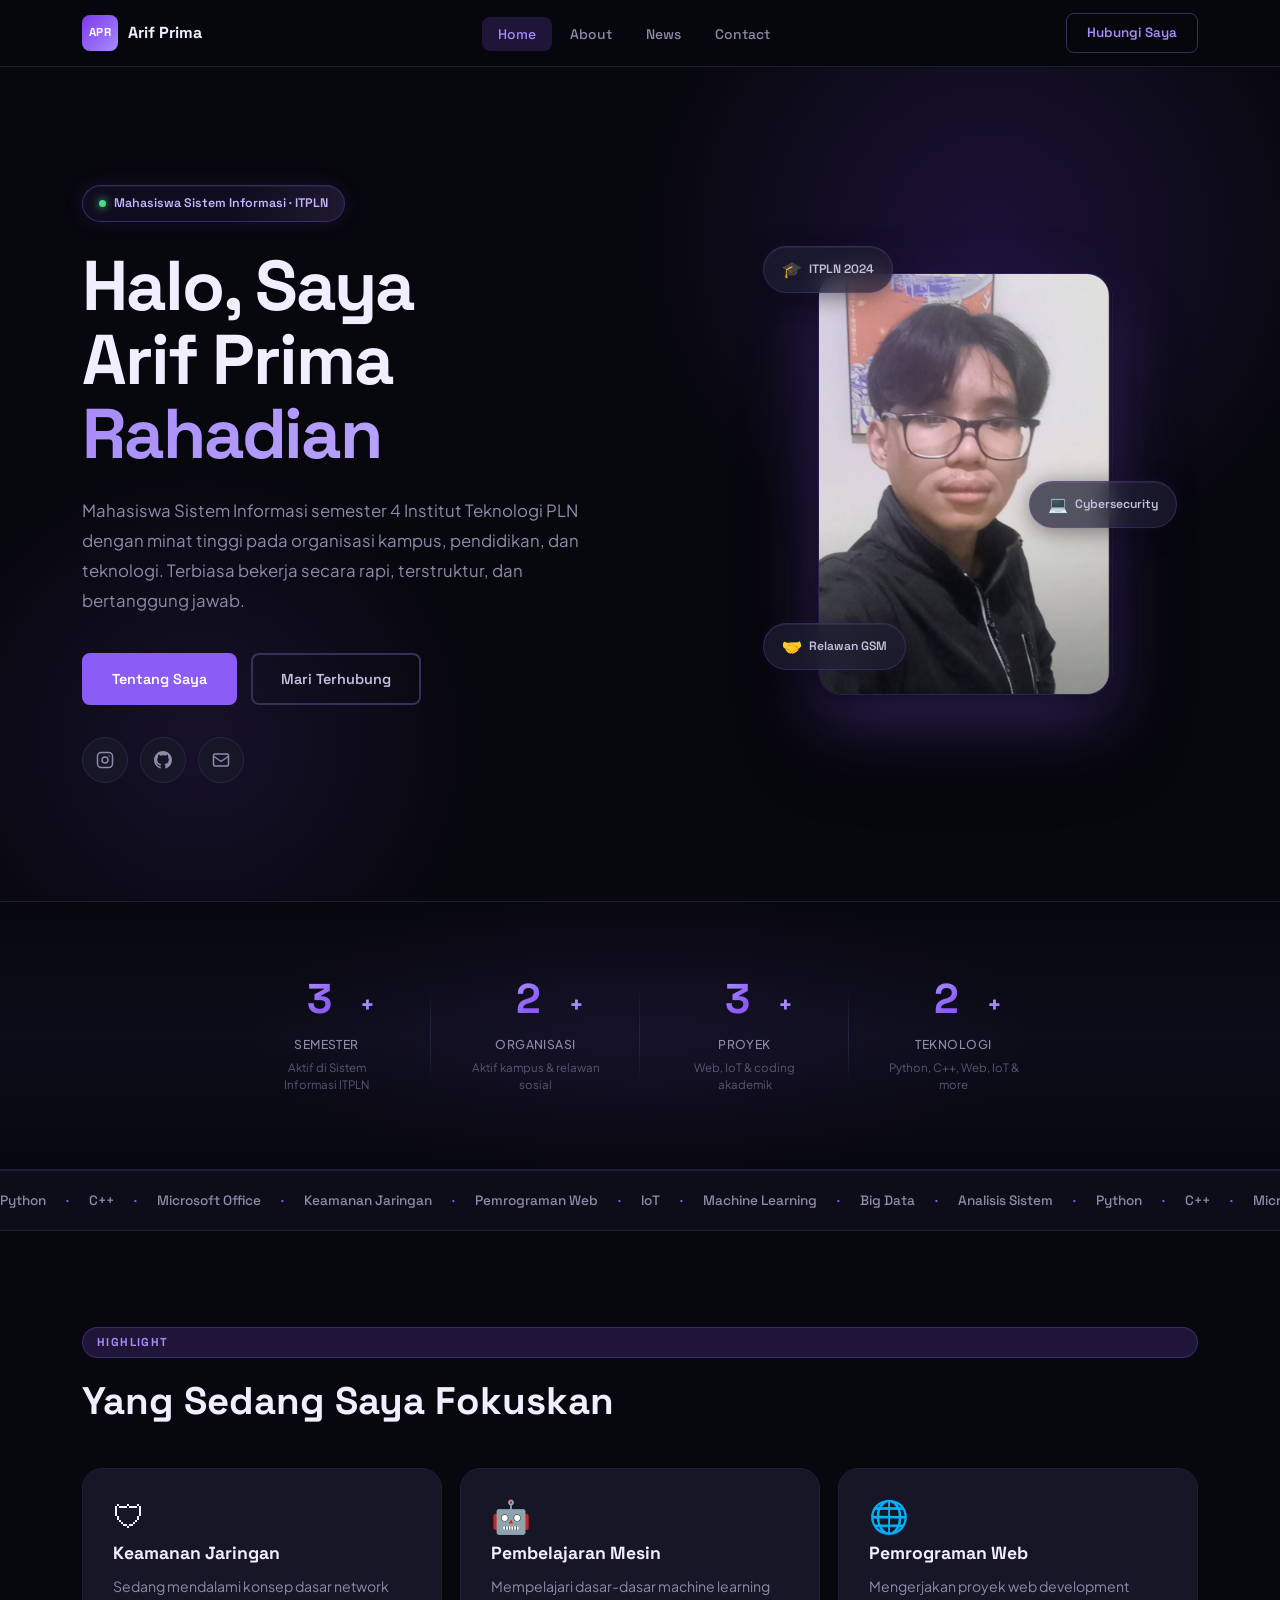
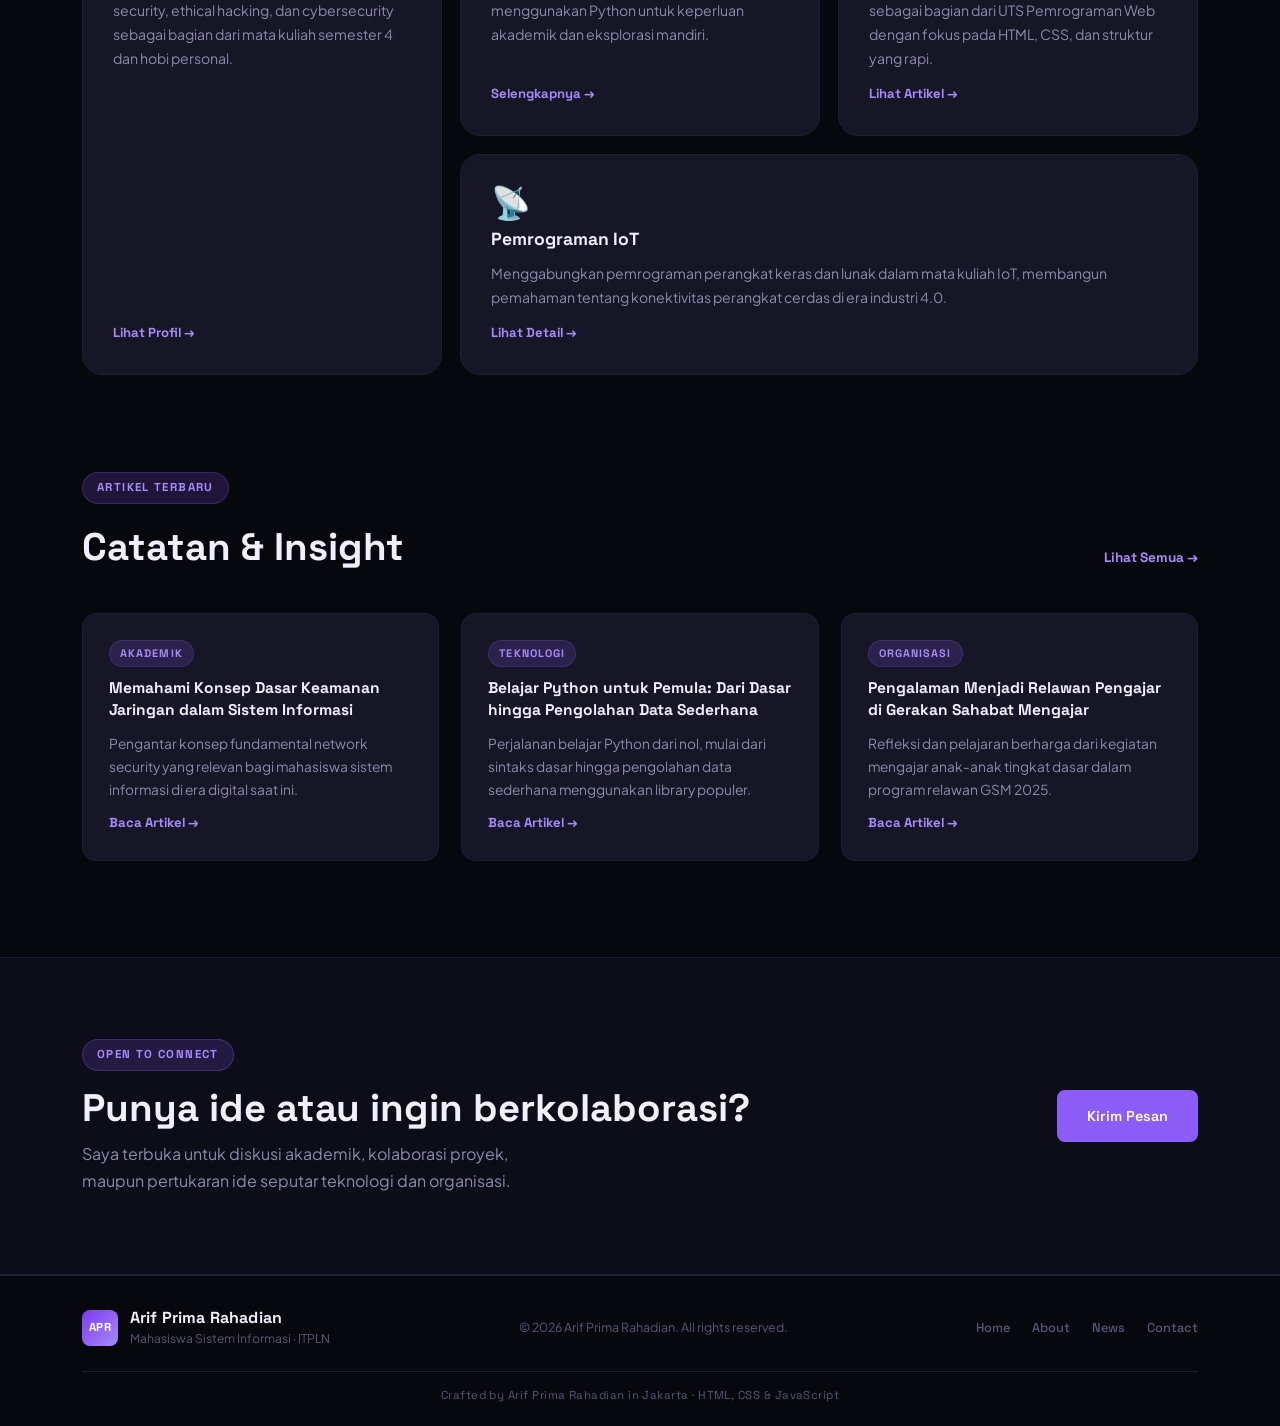
<file: index.html>
<!DOCTYPE html>
<html lang="id">
<head>
  <meta charset="UTF-8" />
  <meta name="viewport" content="width=device-width, initial-scale=1.0" />
  <meta name="description" content="Personal website Arif Prima Rahadian — Mahasiswa Sistem Informasi ITPLN. Portfolio, artikel teknologi, dan kontak." />
  <meta name="keywords" content="Arif Prima Rahadian, Sistem Informasi, ITPLN, Cybersecurity, Web Development, Portfolio" />
  <meta name="author" content="Arif Prima Rahadian" />
  <meta name="theme-color" content="#8b5cf6" />
  <meta property="og:title" content="Arif Prima Rahadian — Personal Profile" />
  <meta property="og:description" content="Mahasiswa Sistem Informasi ITPLN dengan minat pada cybersecurity, IoT, dan web development." />
  <meta property="og:type" content="website" />
  <meta property="og:image" content="profile.jpeg" />
  <title>Arif Prima Rahadian — Personal Profile</title>
  <link rel="stylesheet" href="style.css" />
  <link rel="preconnect" href="https://fonts.googleapis.com" />
  <link rel="preconnect" href="https://fonts.gstatic.com" crossorigin />
  <link href="https://fonts.googleapis.com/css2?family=Plus+Jakarta+Sans:ital,wght@0,300;0,400;0,500;0,600;0,700;0,800;1,400&family=Space+Grotesk:wght@300;400;500;600;700&display=swap" rel="stylesheet" />
  <link rel="icon" href="data:image/svg+xml,%3Csvg xmlns='http://www.w3.org/2000/svg' viewBox='0 0 100 100'%3E%3Crect width='100' height='100' rx='20' fill='%238b5cf6'/%3E%3Ctext x='50' y='68' text-anchor='middle' font-family='Arial,sans-serif' font-weight='700' font-size='42' fill='%23fff'%3EAPR%3C/text%3E%3C/svg%3E" />
</head>
<body>

  <nav class="navbar">
    <div class="nav-container">
      <a href="#home" class="nav-brand">
        <span class="brand-icon">APR</span>
        <span class="brand-name">Arif Prima</span>
      </a>
      <ul class="nav-menu" id="navMenu">
        <li><a href="index.html" class="nav-link active">Home</a></li>
        <li><a href="about.html" class="nav-link">About</a></li>
        <li><a href="news.html" class="nav-link">News</a></li>
        <li><a href="contact.html" class="nav-link">Contact</a></li>
      </ul>
      <div class="nav-actions">
        <a href="contact.html" class="nav-btn">Hubungi Saya</a>
        <button class="menu-toggle" id="menuToggle" aria-label="Toggle menu" aria-expanded="false">
          <span></span>
          <span></span>
          <span></span>
        </button>
      </div>
    </div>
  </nav>

  <main>

    <section id="home" class="hero">
      <div class="hero-container">
        <div class="hero-left">
          <div class="hero-badge">
            <span class="badge-dot"></span>
            Mahasiswa Sistem Informasi &middot; ITPLN
          </div>
          <h1 class="hero-heading">
            <span class="hero-name">Halo, Saya</span>
            <span class="hero-name">Arif Prima</span>
            <span class="hero-name-accent">Rahadian</span>
          </h1>
          <p class="hero-bio">
            Mahasiswa Sistem Informasi semester 4 Institut Teknologi PLN dengan minat tinggi pada organisasi kampus, pendidikan, dan teknologi. Terbiasa bekerja secara rapi, terstruktur, dan bertanggung jawab.
          </p>
          <div class="hero-cta">
            <a href="about.html" class="btn-primary">Tentang Saya</a>
            <a href="contact.html" class="btn-outline">Mari Terhubung</a>
          </div>
          <div class="hero-social">
            <a href="https://www.instagram.com/ariprim/" target="_blank" rel="noopener noreferrer" class="social-chip social-chip-icon" aria-label="Instagram @ariprim">
              <svg aria-hidden="true" width="18" height="18" viewBox="0 0 24 24" fill="none" stroke="currentColor" stroke-width="2"><rect x="2" y="2" width="20" height="20" rx="5" ry="5"/><circle cx="12" cy="12" r="4"/><circle cx="17.5" cy="6.5" r="1" fill="currentColor" stroke="none"/></svg>
            </a>
            <a href="https://github.com/ariprym" target="_blank" rel="noopener noreferrer" class="social-chip social-chip-icon" aria-label="GitHub ariprym">
              <svg aria-hidden="true" width="18" height="18" viewBox="0 0 24 24" fill="currentColor"><path d="M12 0C5.374 0 0 5.373 0 12c0 5.302 3.438 9.8 8.207 11.387.599.111.793-.261.793-.577v-2.234c-3.338.726-4.033-1.416-4.033-1.416-.546-1.387-1.333-1.756-1.333-1.756-1.089-.745.083-.729.083-.729 1.205.084 1.839 1.237 1.839 1.237 1.07 1.834 2.807 1.304 3.492.997.107-.775.418-1.305.762-1.604-2.665-.305-5.467-1.334-5.467-5.931 0-1.311.469-2.381 1.236-3.221-.124-.303-.535-1.524.117-3.176 0 0 1.008-.322 3.301 1.23A11.509 11.509 0 0 1 12 5.803c1.02.005 2.047.138 3.006.404 2.291-1.552 3.297-1.23 3.297-1.23.653 1.653.242 2.874.118 3.176.77.84 1.235 1.911 1.235 3.221 0 4.609-2.807 5.624-5.479 5.921.43.372.823 1.102.823 2.222v3.293c0 .319.192.694.801.576C20.566 21.797 24 17.3 24 12c0-6.627-5.373-12-12-12z"/></svg>
            </a>
            <a href="mailto:arifprimarahadian@gmail.com" class="social-chip social-chip-icon" aria-label="Email Arif">
              <svg aria-hidden="true" width="18" height="18" viewBox="0 0 24 24" fill="none" stroke="currentColor" stroke-width="2" stroke-linecap="round" stroke-linejoin="round"><rect x="2" y="4" width="20" height="16" rx="2"/><path d="M2 7l10 7 10-7"/></svg>
            </a>
          </div>
        </div>
        <div class="hero-right">
          <div class="hero-card-wrap">
            <div class="profile-image-box">
              <img src="profile.jpeg" alt="Foto Arif Prima Rahadian" loading="lazy">
            </div>
            <div class="floating-card fc-1">
              <span>&#127891;</span> ITPLN 2024
            </div>
            <div class="floating-card fc-2">
              <span>&#128187;</span> Cybersecurity
            </div>
            <div class="floating-card fc-3">
              <span>&#129309;</span> Relawan GSM
            </div>
          </div>
        </div>
      </div>
    </section>

    <!-- ── STATS SECTION ── -->
    <section class="stats-section" aria-label="Statistik singkat">
      <div class="stats-grid">

        <div class="stat-item">
          <div>
            <span class="stat-number" data-target="4">0</span><span class="stat-suffix">+</span>
          </div>
          <span class="stat-label">Semester</span>
          <span class="stat-desc">Aktif di Sistem Informasi ITPLN</span>
        </div>

        <div class="stat-item">
          <div>
            <span class="stat-number" data-target="3">0</span><span class="stat-suffix">+</span>
          </div>
          <span class="stat-label">Organisasi</span>
          <span class="stat-desc">Aktif kampus &amp; relawan sosial</span>
        </div>

        <div class="stat-item">
          <div>
            <span class="stat-number" data-target="6">0</span><span class="stat-suffix">+</span>
          </div>
          <span class="stat-label">Proyek</span>
          <span class="stat-desc">Web, IoT &amp; coding akademik</span>
        </div>

        <div class="stat-item">
          <div>
            <span class="stat-number" data-target="5">0</span><span class="stat-suffix">+</span>
          </div>
          <span class="stat-label">Teknologi</span>
          <span class="stat-desc">Python, C++, Web, IoT &amp; more</span>
        </div>

      </div>
    </section>

    <section class="marquee-section" aria-label="Skill marquee" aria-hidden="true">
      <div class="marquee-track">
        <div class="marquee-inner">
          <span>Python</span><span class="mx">&middot;</span>
          <span>C++</span><span class="mx">&middot;</span>
          <span>Microsoft Office</span><span class="mx">&middot;</span>
          <span>Keamanan Jaringan</span><span class="mx">&middot;</span>
          <span>Pemrograman Web</span><span class="mx">&middot;</span>
          <span>IoT</span><span class="mx">&middot;</span>
          <span>Machine Learning</span><span class="mx">&middot;</span>
          <span>Big Data</span><span class="mx">&middot;</span>
          <span>Analisis Sistem</span><span class="mx">&middot;</span>
          <span>Python</span><span class="mx">&middot;</span>
          <span>C++</span><span class="mx">&middot;</span>
          <span>Microsoft Office</span><span class="mx">&middot;</span>
          <span>Keamanan Jaringan</span><span class="mx">&middot;</span>
          <span>Pemrograman Web</span><span class="mx">&middot;</span>
          <span>IoT</span><span class="mx">&middot;</span>
          <span>Machine Learning</span><span class="mx">&middot;</span>
          <span>Big Data</span><span class="mx">&middot;</span>
          <span>Analisis Sistem</span><span class="mx">&middot;</span>
        </div>
      </div>
    </section>

    <section class="highlight-section">
      <div class="section-wrap">
        <div class="section-label-row">
          <span class="section-tag">Highlight</span>
          <h2 class="section-title">Yang Sedang Saya Fokuskan</h2>
        </div>
        <div class="highlight-grid">
          <div class="hl-card hl-big">
            <div class="hl-icon">&#128737;</div>
            <h3>Keamanan Jaringan</h3>
            <p>Sedang mendalami konsep dasar network security, ethical hacking, dan cybersecurity sebagai bagian dari mata kuliah semester 4 dan hobi personal.</p>
            <a href="about.html" class="card-arrow">Lihat Profil &rarr;</a>
          </div>
          <div class="hl-card">
            <div class="hl-icon">&#129302;</div>
            <h3>Pembelajaran Mesin</h3>
            <p>Mempelajari dasar-dasar machine learning menggunakan Python untuk keperluan akademik dan eksplorasi mandiri.</p>
            <a href="about.html" class="card-arrow">Selengkapnya &rarr;</a>
          </div>
          <div class="hl-card">
            <div class="hl-icon">&#127760;</div>
            <h3>Pemrograman Web</h3>
            <p>Mengerjakan proyek web development sebagai bagian dari UTS Pemrograman Web dengan fokus pada HTML, CSS, dan struktur yang rapi.</p>
            <a href="news.html" class="card-arrow">Lihat Artikel &rarr;</a>
          </div>
          <div class="hl-card hl-wide">
            <div class="hl-icon">&#128225;</div>
            <h3>Pemrograman IoT</h3>
            <p>Menggabungkan pemrograman perangkat keras dan lunak dalam mata kuliah IoT, membangun pemahaman tentang konektivitas perangkat cerdas di era industri 4.0.</p>
            <a href="about.html" class="card-arrow">Lihat Detail &rarr;</a>
          </div>
        </div>
      </div>
    </section>

    <section class="news-home-section">
      <div class="section-wrap">
        <div class="section-label-row with-link">
          <div>
            <span class="section-tag">Artikel Terbaru</span>
            <h2 class="section-title">Catatan &amp; Insight</h2>
          </div>
          <a href="news.html" class="link-all">Lihat Semua &rarr;</a>
        </div>
        <div class="news-home-grid">
          <article class="news-mini-card">
            <span class="news-tag">Akademik</span>
            <h4>Memahami Konsep Dasar Keamanan Jaringan dalam Sistem Informasi</h4>
            <p>Pengantar konsep fundamental network security yang relevan bagi mahasiswa sistem informasi di era digital saat ini.</p>
            <a href="news-detail.html" class="read-more">Baca Artikel &rarr;</a>
          </article>
          <article class="news-mini-card">
            <span class="news-tag">Teknologi</span>
            <h4>Belajar Python untuk Pemula: Dari Dasar hingga Pengolahan Data Sederhana</h4>
            <p>Perjalanan belajar Python dari nol, mulai dari sintaks dasar hingga pengolahan data sederhana menggunakan library populer.</p>
            <a href="news-detail.html" class="read-more">Baca Artikel &rarr;</a>
          </article>
          <article class="news-mini-card">
            <span class="news-tag">Organisasi</span>
            <h4>Pengalaman Menjadi Relawan Pengajar di Gerakan Sahabat Mengajar</h4>
            <p>Refleksi dan pelajaran berharga dari kegiatan mengajar anak-anak tingkat dasar dalam program relawan GSM 2025.</p>
            <a href="news-detail.html" class="read-more">Baca Artikel &rarr;</a>
          </article>
        </div>
      </div>
    </section>

    <section class="cta-band">
      <div class="cta-band-inner">
        <div>
          <span class="section-tag">Open to Connect</span>
          <h2>Punya ide atau ingin berkolaborasi?</h2>
          <p>Saya terbuka untuk diskusi akademik, kolaborasi proyek, maupun pertukaran ide seputar teknologi dan organisasi.</p>
        </div>
        <a href="contact.html" class="btn-primary">Kirim Pesan</a>
      </div>
    </section>

  </main>

  <footer class="footer">
    <div class="footer-container">
      <div class="footer-main">
        <div class="footer-brand">
          <a href="#home" class="brand-icon">APR</a>
          <div>
            <strong>Arif Prima Rahadian</strong>
            <span>Mahasiswa Sistem Informasi &middot; ITPLN</span>
          </div>
        </div>
        <p class="footer-copy" id="footerCopy">
          &copy; <span id="year"></span>
          Arif Prima Rahadian. All rights reserved.
        </p>
        <nav class="footer-nav" aria-label="Footer navigation">
          <a href="index.html">Home</a>
          <a href="about.html">About</a>
          <a href="news.html">News</a>
          <a href="contact.html">Contact</a>
        </nav>
      </div>
      <div class="footer-divider"></div>
      <div class="footer-bottom">
        <span class="footer-tagline">
          Crafted by Arif Prima Rahadian in Jakarta · HTML, CSS & JavaScript
        </span>
      </div>
    </div>
  </footer>

  <script>
    (function () {
      'use strict';

      /* ── Mobile menu toggle ── */
      var menuToggle = document.getElementById('menuToggle');
      var navMenu    = document.getElementById('navMenu');

      if (menuToggle && navMenu) {
        menuToggle.addEventListener('click', function () {
          var isOpen = navMenu.classList.toggle('nav-menu-open');
          menuToggle.classList.toggle('menu-toggle-active');
          menuToggle.setAttribute('aria-expanded', isOpen ? 'true' : 'false');
        });

        navMenu.querySelectorAll('.nav-link').forEach(function (link) {
          link.addEventListener('click', function () {
            navMenu.classList.remove('nav-menu-open');
            menuToggle.classList.remove('menu-toggle-active');
            menuToggle.setAttribute('aria-expanded', 'false');
          });
        });

        /* Close menu on outside click */
        document.addEventListener('click', function (e) {
          if (!navMenu.contains(e.target) && !menuToggle.contains(e.target)) {
            navMenu.classList.remove('nav-menu-open');
            menuToggle.classList.remove('menu-toggle-active');
            menuToggle.setAttribute('aria-expanded', 'false');
          }
        });
      }

      /* ── Dynamic footer year ── */
      var yearEl = document.getElementById('footerCopy');
      if (yearEl) {
        yearEl.innerHTML = '&copy; ' + new Date().getFullYear() + ' Arif Prima Rahadian. All rights reserved.';
      }

      /* ── Animated stats counter ── */
      (function () {
        var counters = document.querySelectorAll('.stat-number[data-target]');
        if (!counters.length) return;

        var animated = false;

        function easeOut(t) { return 1 - Math.pow(1 - t, 3); }

        function animateCounter(el) {
          var target = parseInt(el.getAttribute('data-target'), 10);
          var duration = 1400;
          var start = null;

          function step(ts) {
            if (!start) start = ts;
            var elapsed = ts - start;
            var progress = Math.min(elapsed / duration, 1);
            el.textContent = Math.floor(easeOut(progress) * target);
            if (progress < 1) requestAnimationFrame(step);
            else el.textContent = target;
          }
          requestAnimationFrame(step);
        }

        function runCounters() {
          if (animated) return;
          animated = true;
          counters.forEach(function (el, i) {
            setTimeout(function () { animateCounter(el); }, i * 120);
          });
        }

        /* Trigger on IntersectionObserver — fires when stats section enters viewport */
        var section = document.querySelector('.stats-section');
        if (section && 'IntersectionObserver' in window) {
          var observer = new IntersectionObserver(function (entries) {
            if (entries[0].isIntersecting) {
              runCounters();
              observer.disconnect();
            }
          }, { threshold: 0.4 });
          observer.observe(section);
        } else {
          /* Fallback: run immediately */
          runCounters();
        }
      }());

    }());
  </script>

<script>
  document.getElementById("year").textContent =
    new Date().getFullYear();
</script>

</body>
</html>
</file>
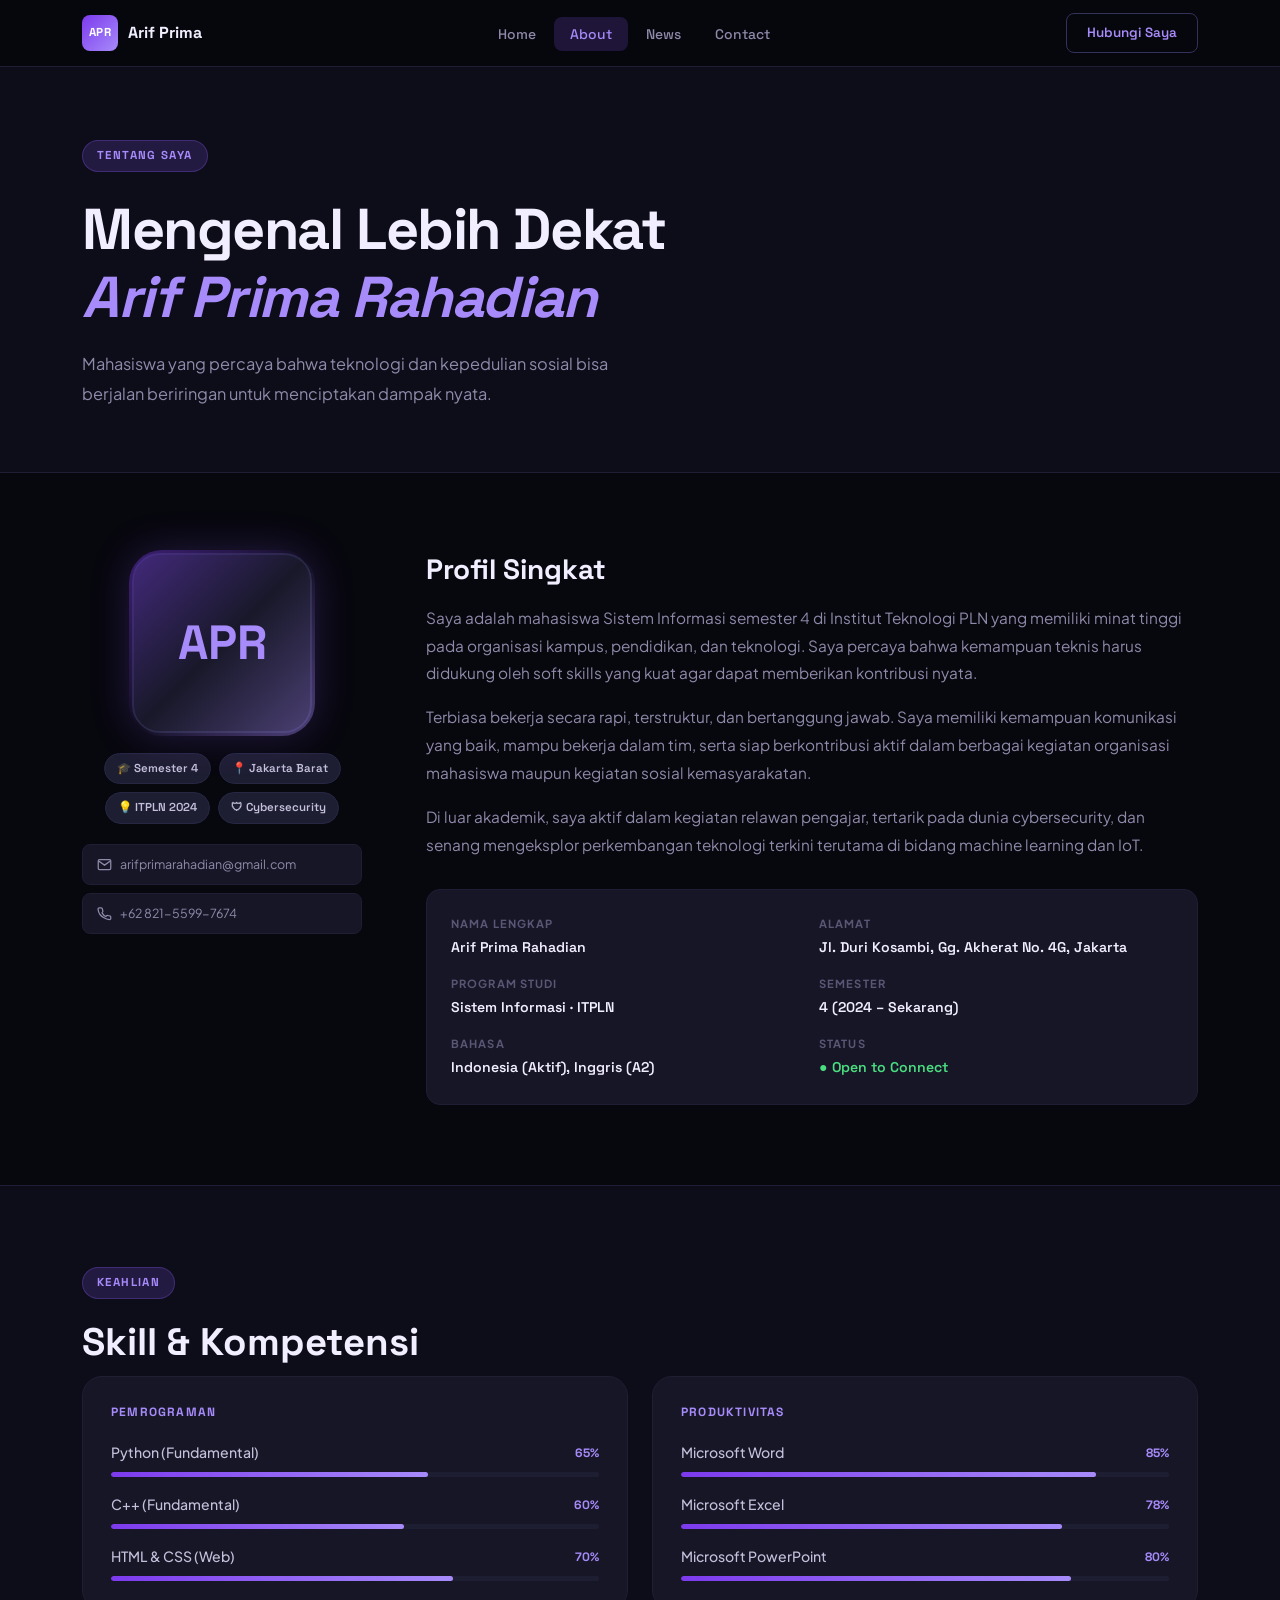
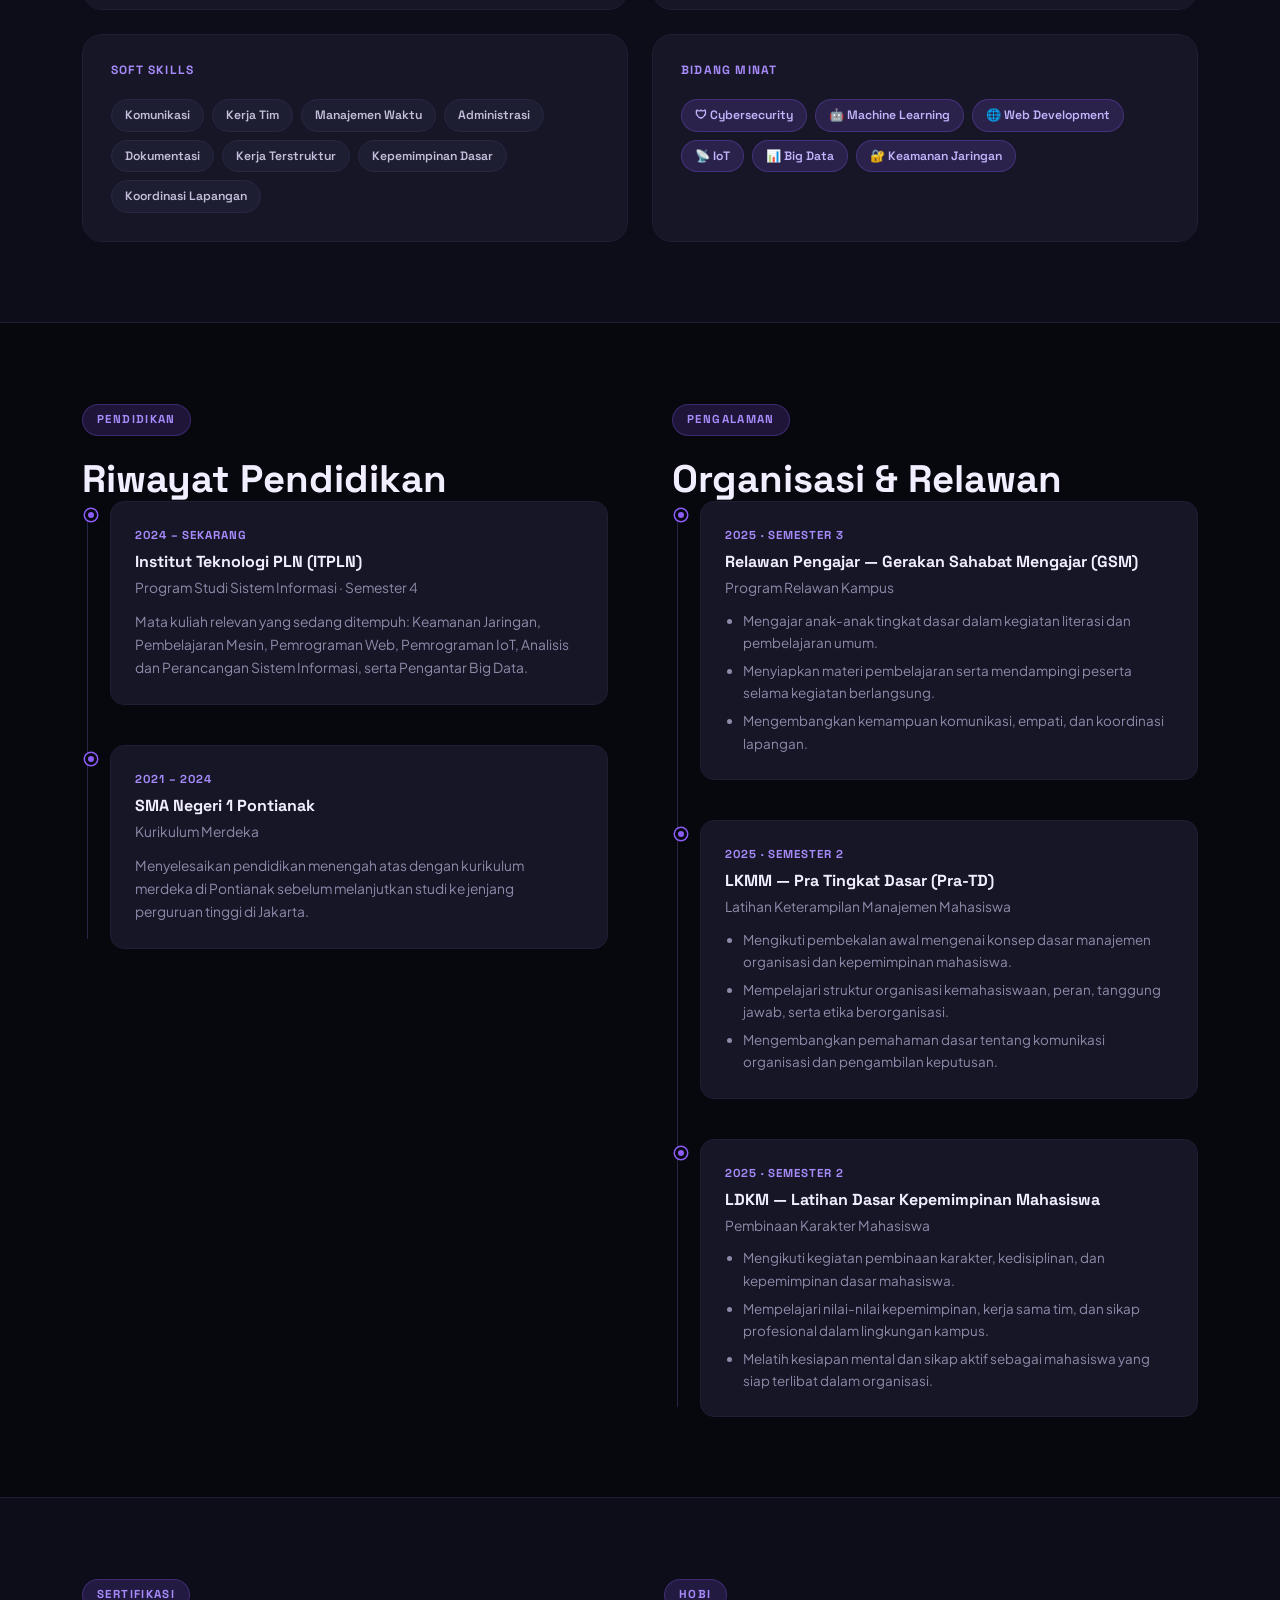
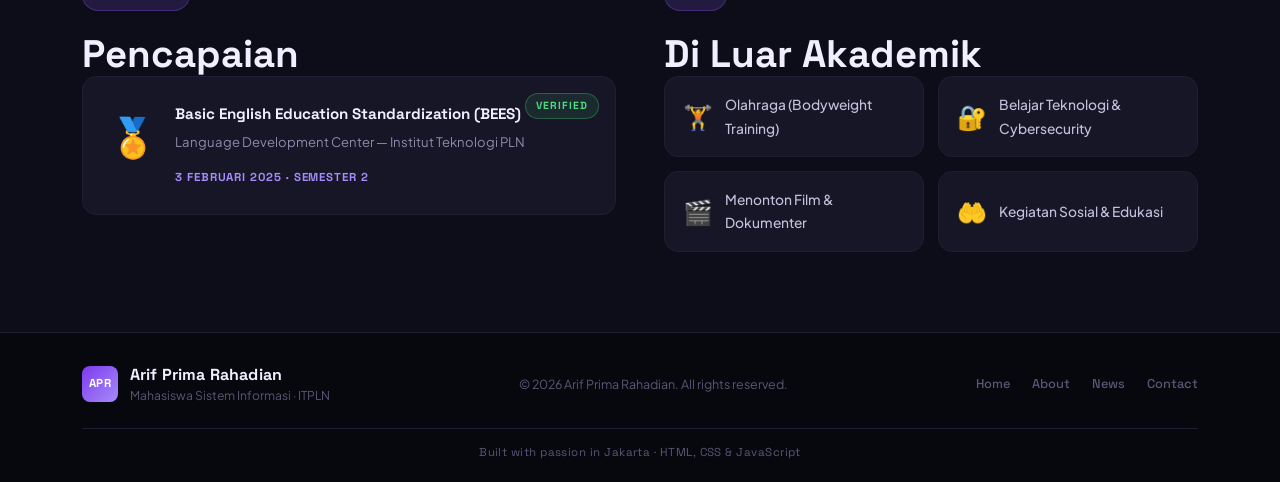
<file: about.html>
<!DOCTYPE html>
<html lang="id">
<head>
  <meta charset="UTF-8" />
  <meta name="viewport" content="width=device-width, initial-scale=1.0" />
  <meta name="description" content="Tentang Arif Prima Rahadian — Mahasiswa Sistem Informasi ITPLN. Profil, keahlian, pendidikan, dan pengalaman organisasi." />
  <meta name="keywords" content="Arif Prima Rahadian, About, Sistem Informasi, ITPLN, Skills, Portfolio" />
  <meta name="author" content="Arif Prima Rahadian" />
  <meta name="theme-color" content="#8b5cf6" />
  <meta property="og:title" content="About — Arif Prima Rahadian" />
  <meta property="og:description" content="Kenali lebih dekat Arif Prima Rahadian, mahasiswa Sistem Informasi ITPLN." />
  <meta property="og:type" content="website" />
  <title>About — Arif Prima Rahadian</title>
  <link rel="stylesheet" href="style.css" />
  <link rel="preconnect" href="https://fonts.googleapis.com" />
  <link rel="preconnect" href="https://fonts.gstatic.com" crossorigin />
  <link href="https://fonts.googleapis.com/css2?family=Plus+Jakarta+Sans:ital,wght@0,300;0,400;0,500;0,600;0,700;0,800;1,400&family=Space+Grotesk:wght@300;400;500;600;700&display=swap" rel="stylesheet" />
  <link rel="icon" href="data:image/svg+xml,%3Csvg xmlns='http://www.w3.org/2000/svg' viewBox='0 0 100 100'%3E%3Crect width='100' height='100' rx='20' fill='%238b5cf6'/%3E%3Ctext x='50' y='68' text-anchor='middle' font-family='Arial,sans-serif' font-weight='700' font-size='42' fill='%23fff'%3EAPR%3C/text%3E%3C/svg%3E" />
</head>
<body>

  <nav class="navbar">
    <div class="nav-container">
      <a href="index.html" class="nav-brand">
        <span class="brand-icon">APR</span>
        <span class="brand-name">Arif Prima</span>
      </a>
      <ul class="nav-menu" id="navMenu">
        <li><a href="index.html" class="nav-link">Home</a></li>
        <li><a href="about.html" class="nav-link active">About</a></li>
        <li><a href="news.html" class="nav-link">News</a></li>
        <li><a href="contact.html" class="nav-link">Contact</a></li>
      </ul>
      <div class="nav-actions">
        <a href="contact.html" class="nav-btn">Hubungi Saya</a>
        <button class="menu-toggle" id="menuToggle" aria-label="Toggle menu" aria-expanded="false">
          <span></span>
          <span></span>
          <span></span>
        </button>
      </div>
    </div>
  </nav>

  <main>

    <section class="inner-hero">
      <div class="section-wrap">
        <span class="section-tag">Tentang Saya</span>
        <h1 class="inner-title">Mengenal Lebih Dekat<br /><em>Arif Prima Rahadian</em></h1>
        <p class="inner-subtitle">Mahasiswa yang percaya bahwa teknologi dan kepedulian sosial bisa berjalan beriringan untuk menciptakan dampak nyata.</p>
      </div>
    </section>

    <section class="about-profile-section">
      <div class="section-wrap">
        <div class="about-main-grid">
          <div class="about-avatar-col">
            <div class="big-avatar">
              <span>APR</span>
              <div class="big-avatar-ring"></div>
            </div>
            <div class="about-chips">
              <span class="chip">&#127891; Semester 4</span>
              <span class="chip">&#128205; Jakarta Barat</span>
              <span class="chip">&#128161; ITPLN 2024</span>
              <span class="chip">&#128737; Cybersecurity</span>
            </div>
            <div class="about-contact-quick">
              <a href="mailto:arifprimarahadian@gmail.com" class="quick-contact">
                <svg width="15" height="15" viewBox="0 0 24 24" fill="none" stroke="currentColor" stroke-width="2"><path d="M4 4h16c1.1 0 2 .9 2 2v12c0 1.1-.9 2-2 2H4c-1.1 0-2-.9-2-2V6c0-1.1.9-2 2-2z"/><polyline points="22,6 12,13 2,6"/></svg>
                arifprimarahadian@gmail.com
              </a>
              <a href="tel:+6282155997674" class="quick-contact">
                <svg width="15" height="15" viewBox="0 0 24 24" fill="none" stroke="currentColor" stroke-width="2"><path d="M22 16.92v3a2 2 0 0 1-2.18 2 19.79 19.79 0 0 1-8.63-3.07A19.5 19.5 0 0 1 4.69 13.6a19.79 19.79 0 0 1-3.07-8.67A2 2 0 0 1 3.6 3h3a2 2 0 0 1 2 1.72 12.84 12.84 0 0 0 .7 2.81 2 2 0 0 1-.45 2.11L8.09 10.91a16 16 0 0 0 6 6l1.27-1.27a2 2 0 0 1 2.11-.45 12.84 12.84 0 0 0 2.81.7A2 2 0 0 1 22 17z"/></svg>
                +62 821-5599-7674
              </a>
            </div>
          </div>
          <div class="about-text-col">
            <h2>Profil Singkat</h2>
            <p>Saya adalah mahasiswa Sistem Informasi semester 4 di Institut Teknologi PLN yang memiliki minat tinggi pada organisasi kampus, pendidikan, dan teknologi. Saya percaya bahwa kemampuan teknis harus didukung oleh soft skills yang kuat agar dapat memberikan kontribusi nyata.</p>
            <p>Terbiasa bekerja secara rapi, terstruktur, dan bertanggung jawab. Saya memiliki kemampuan komunikasi yang baik, mampu bekerja dalam tim, serta siap berkontribusi aktif dalam berbagai kegiatan organisasi mahasiswa maupun kegiatan sosial kemasyarakatan.</p>
            <p>Di luar akademik, saya aktif dalam kegiatan relawan pengajar, tertarik pada dunia cybersecurity, dan senang mengeksplor perkembangan teknologi terkini terutama di bidang machine learning dan IoT.</p>
            <div class="about-info-grid">
              <div class="info-row">
                <span class="info-key">Nama Lengkap</span>
                <span class="info-val">Arif Prima Rahadian</span>
              </div>
              <div class="info-row">
                <span class="info-key">Alamat</span>
                <span class="info-val">Jl. Duri Kosambi, Gg. Akherat No. 4G, Jakarta</span>
              </div>
              <div class="info-row">
                <span class="info-key">Program Studi</span>
                <span class="info-val">Sistem Informasi &middot; ITPLN</span>
              </div>
              <div class="info-row">
                <span class="info-key">Semester</span>
                <span class="info-val">4 (2024 &ndash; Sekarang)</span>
              </div>
              <div class="info-row">
                <span class="info-key">Bahasa</span>
                <span class="info-val">Indonesia (Aktif), Inggris (A2)</span>
              </div>
              <div class="info-row">
                <span class="info-key">Status</span>
                <span class="info-val status-open">&#9679; Open to Connect</span>
              </div>
            </div>
          </div>
        </div>
      </div>
    </section>

    <section class="skills-section">
      <div class="section-wrap">
        <span class="section-tag">Keahlian</span>
        <h2 class="section-title">Skill &amp; Kompetensi</h2>
        <div class="skills-block-grid">
          <div class="skill-block">
            <h3 class="skill-block-title">Pemrograman</h3>
            <div class="skill-bars">
              <div class="bar-item">
                <div class="bar-top">
                  <span>Python (Fundamental)</span>
                  <span>65%</span>
                </div>
                <div class="bar-track"><div class="bar-fill" style="width:65%"></div></div>
              </div>
              <div class="bar-item">
                <div class="bar-top">
                  <span>C++ (Fundamental)</span>
                  <span>60%</span>
                </div>
                <div class="bar-track"><div class="bar-fill" style="width:60%"></div></div>
              </div>
              <div class="bar-item">
                <div class="bar-top">
                  <span>HTML &amp; CSS (Web)</span>
                  <span>70%</span>
                </div>
                <div class="bar-track"><div class="bar-fill" style="width:70%"></div></div>
              </div>
            </div>
          </div>
          <div class="skill-block">
            <h3 class="skill-block-title">Produktivitas</h3>
            <div class="skill-bars">
              <div class="bar-item">
                <div class="bar-top">
                  <span>Microsoft Word</span>
                  <span>85%</span>
                </div>
                <div class="bar-track"><div class="bar-fill" style="width:85%"></div></div>
              </div>
              <div class="bar-item">
                <div class="bar-top">
                  <span>Microsoft Excel</span>
                  <span>78%</span>
                </div>
                <div class="bar-track"><div class="bar-fill" style="width:78%"></div></div>
              </div>
              <div class="bar-item">
                <div class="bar-top">
                  <span>Microsoft PowerPoint</span>
                  <span>80%</span>
                </div>
                <div class="bar-track"><div class="bar-fill" style="width:80%"></div></div>
              </div>
            </div>
          </div>
          <div class="skill-block">
            <h3 class="skill-block-title">Soft Skills</h3>
            <div class="skill-tags-wrap">
              <span class="skill-tag">Komunikasi</span>
              <span class="skill-tag">Kerja Tim</span>
              <span class="skill-tag">Manajemen Waktu</span>
              <span class="skill-tag">Administrasi</span>
              <span class="skill-tag">Dokumentasi</span>
              <span class="skill-tag">Kerja Terstruktur</span>
              <span class="skill-tag">Kepemimpinan Dasar</span>
              <span class="skill-tag">Koordinasi Lapangan</span>
            </div>
          </div>
          <div class="skill-block">
            <h3 class="skill-block-title">Bidang Minat</h3>
            <div class="skill-tags-wrap">
              <span class="skill-tag interest">&#128737; Cybersecurity</span>
              <span class="skill-tag interest">&#129302; Machine Learning</span>
              <span class="skill-tag interest">&#127760; Web Development</span>
              <span class="skill-tag interest">&#128225; IoT</span>
              <span class="skill-tag interest">&#128202; Big Data</span>
              <span class="skill-tag interest">&#128272; Keamanan Jaringan</span>
            </div>
          </div>
        </div>
      </div>
    </section>

    <section class="education-exp-section">
      <div class="section-wrap">
        <div class="edu-exp-grid">
          <div class="edu-col">
            <span class="section-tag">Pendidikan</span>
            <h2 class="section-title">Riwayat Pendidikan</h2>
            <div class="timeline">
              <div class="tl-item">
                <div class="tl-dot"></div>
                <div class="tl-body">
                  <span class="tl-year">2024 &ndash; Sekarang</span>
                  <h3>Institut Teknologi PLN (ITPLN)</h3>
                  <p class="tl-place">Program Studi Sistem Informasi &middot; Semester 4</p>
                  <p>Mata kuliah relevan yang sedang ditempuh: Keamanan Jaringan, Pembelajaran Mesin, Pemrograman Web, Pemrograman IoT, Analisis dan Perancangan Sistem Informasi, serta Pengantar Big Data.</p>
                </div>
              </div>
              <div class="tl-item">
                <div class="tl-dot"></div>
                <div class="tl-body">
                  <span class="tl-year">2021 &ndash; 2024</span>
                  <h3>SMA Negeri 1 Pontianak</h3>
                  <p class="tl-place">Kurikulum Merdeka</p>
                  <p>Menyelesaikan pendidikan menengah atas dengan kurikulum merdeka di Pontianak sebelum melanjutkan studi ke jenjang perguruan tinggi di Jakarta.</p>
                </div>
              </div>
            </div>
          </div>
          <div class="exp-col">
            <span class="section-tag">Pengalaman</span>
            <h2 class="section-title">Organisasi &amp; Relawan</h2>
            <div class="timeline">
              <div class="tl-item">
                <div class="tl-dot"></div>
                <div class="tl-body">
                  <span class="tl-year">2025 &middot; Semester 3</span>
                  <h3>Relawan Pengajar &mdash; Gerakan Sahabat Mengajar (GSM)</h3>
                  <p class="tl-place">Program Relawan Kampus</p>
                  <ul class="tl-list">
                    <li>Mengajar anak-anak tingkat dasar dalam kegiatan literasi dan pembelajaran umum.</li>
                    <li>Menyiapkan materi pembelajaran serta mendampingi peserta selama kegiatan berlangsung.</li>
                    <li>Mengembangkan kemampuan komunikasi, empati, dan koordinasi lapangan.</li>
                  </ul>
                </div>
              </div>
              <div class="tl-item">
                <div class="tl-dot"></div>
                <div class="tl-body">
                  <span class="tl-year">2025 &middot; Semester 2</span>
                  <h3>LKMM &mdash; Pra Tingkat Dasar (Pra-TD)</h3>
                  <p class="tl-place">Latihan Keterampilan Manajemen Mahasiswa</p>
                  <ul class="tl-list">
                    <li>Mengikuti pembekalan awal mengenai konsep dasar manajemen organisasi dan kepemimpinan mahasiswa.</li>
                    <li>Mempelajari struktur organisasi kemahasiswaan, peran, tanggung jawab, serta etika berorganisasi.</li>
                    <li>Mengembangkan pemahaman dasar tentang komunikasi organisasi dan pengambilan keputusan.</li>
                  </ul>
                </div>
              </div>
              <div class="tl-item">
                <div class="tl-dot"></div>
                <div class="tl-body">
                  <span class="tl-year">2025 &middot; Semester 2</span>
                  <h3>LDKM &mdash; Latihan Dasar Kepemimpinan Mahasiswa</h3>
                  <p class="tl-place">Pembinaan Karakter Mahasiswa</p>
                  <ul class="tl-list">
                    <li>Mengikuti kegiatan pembinaan karakter, kedisiplinan, dan kepemimpinan dasar mahasiswa.</li>
                    <li>Mempelajari nilai-nilai kepemimpinan, kerja sama tim, dan sikap profesional dalam lingkungan kampus.</li>
                    <li>Melatih kesiapan mental dan sikap aktif sebagai mahasiswa yang siap terlibat dalam organisasi.</li>
                  </ul>
                </div>
              </div>
            </div>
          </div>
        </div>
      </div>
    </section>

    <section class="cert-hobi-section">
      <div class="section-wrap">
        <div class="cert-hobi-grid">
          <div class="cert-col">
            <span class="section-tag">Sertifikasi</span>
            <h2 class="section-title">Pencapaian</h2>
            <div class="cert-card">
              <div class="cert-icon">&#127941;</div>
              <div class="cert-info">
                <h3>Basic English Education Standardization (BEES)</h3>
                <p>Language Development Center &mdash; Institut Teknologi PLN</p>
                <span class="cert-date">3 Februari 2025 &middot; Semester 2</span>
              </div>
              <div class="cert-badge">Verified</div>
            </div>
          </div>
          <div class="hobi-col">
            <span class="section-tag">Hobi</span>
            <h2 class="section-title">Di Luar Akademik</h2>
            <div class="hobi-grid">
              <div class="hobi-item">
                <span class="hobi-icon">&#127947;</span>
                <span>Olahraga (Bodyweight Training)</span>
              </div>
              <div class="hobi-item">
                <span class="hobi-icon">&#128272;</span>
                <span>Belajar Teknologi &amp; Cybersecurity</span>
              </div>
              <div class="hobi-item">
                <span class="hobi-icon">&#127916;</span>
                <span>Menonton Film &amp; Dokumenter</span>
              </div>
              <div class="hobi-item">
                <span class="hobi-icon">&#129330;</span>
                <span>Kegiatan Sosial &amp; Edukasi</span>
              </div>
            </div>
          </div>
        </div>
      </div>
    </section>

  </main>

  <footer class="footer">
    <div class="footer-container">
      <div class="footer-main">
        <div class="footer-brand">
          <a href="index.html#home" class="brand-icon" aria-label="Kembali ke beranda">APR</a>
          <div>
            <strong>Arif Prima Rahadian</strong>
            <span>Mahasiswa Sistem Informasi &middot; ITPLN</span>
          </div>
        </div>
        <p class="footer-copy" id="footerCopy">&copy; 2026 Arif Prima Rahadian. All rights reserved.</p>
        <nav class="footer-nav" aria-label="Footer navigation">
          <a href="index.html">Home</a>
          <a href="about.html">About</a>
          <a href="news.html">News</a>
          <a href="contact.html">Contact</a>
        </nav>
      </div>
      <div class="footer-divider"></div>
      <div class="footer-bottom">
        <span class="footer-tagline">Built with passion in Jakarta &middot; HTML, CSS &amp; JavaScript</span>
      </div>
    </div>
  </footer>

  <script>
    (function () {
      'use strict';

      var menuToggle = document.getElementById('menuToggle');
      var navMenu    = document.getElementById('navMenu');

      if (menuToggle && navMenu) {
        menuToggle.addEventListener('click', function () {
          var isOpen = navMenu.classList.toggle('nav-menu-open');
          menuToggle.classList.toggle('menu-toggle-active');
          menuToggle.setAttribute('aria-expanded', isOpen ? 'true' : 'false');
        });

        navMenu.querySelectorAll('.nav-link').forEach(function (link) {
          link.addEventListener('click', function () {
            navMenu.classList.remove('nav-menu-open');
            menuToggle.classList.remove('menu-toggle-active');
            menuToggle.setAttribute('aria-expanded', 'false');
          });
        });

        document.addEventListener('click', function (e) {
          if (!navMenu.contains(e.target) && !menuToggle.contains(e.target)) {
            navMenu.classList.remove('nav-menu-open');
            menuToggle.classList.remove('menu-toggle-active');
            menuToggle.setAttribute('aria-expanded', 'false');
          }
        });
      }

      var yearEl = document.getElementById('footerCopy');
      if (yearEl) {
        yearEl.innerHTML = '&copy; ' + new Date().getFullYear() + ' Arif Prima Rahadian. All rights reserved.';
      }

    }());
  </script>

</body>
</html>
</file>
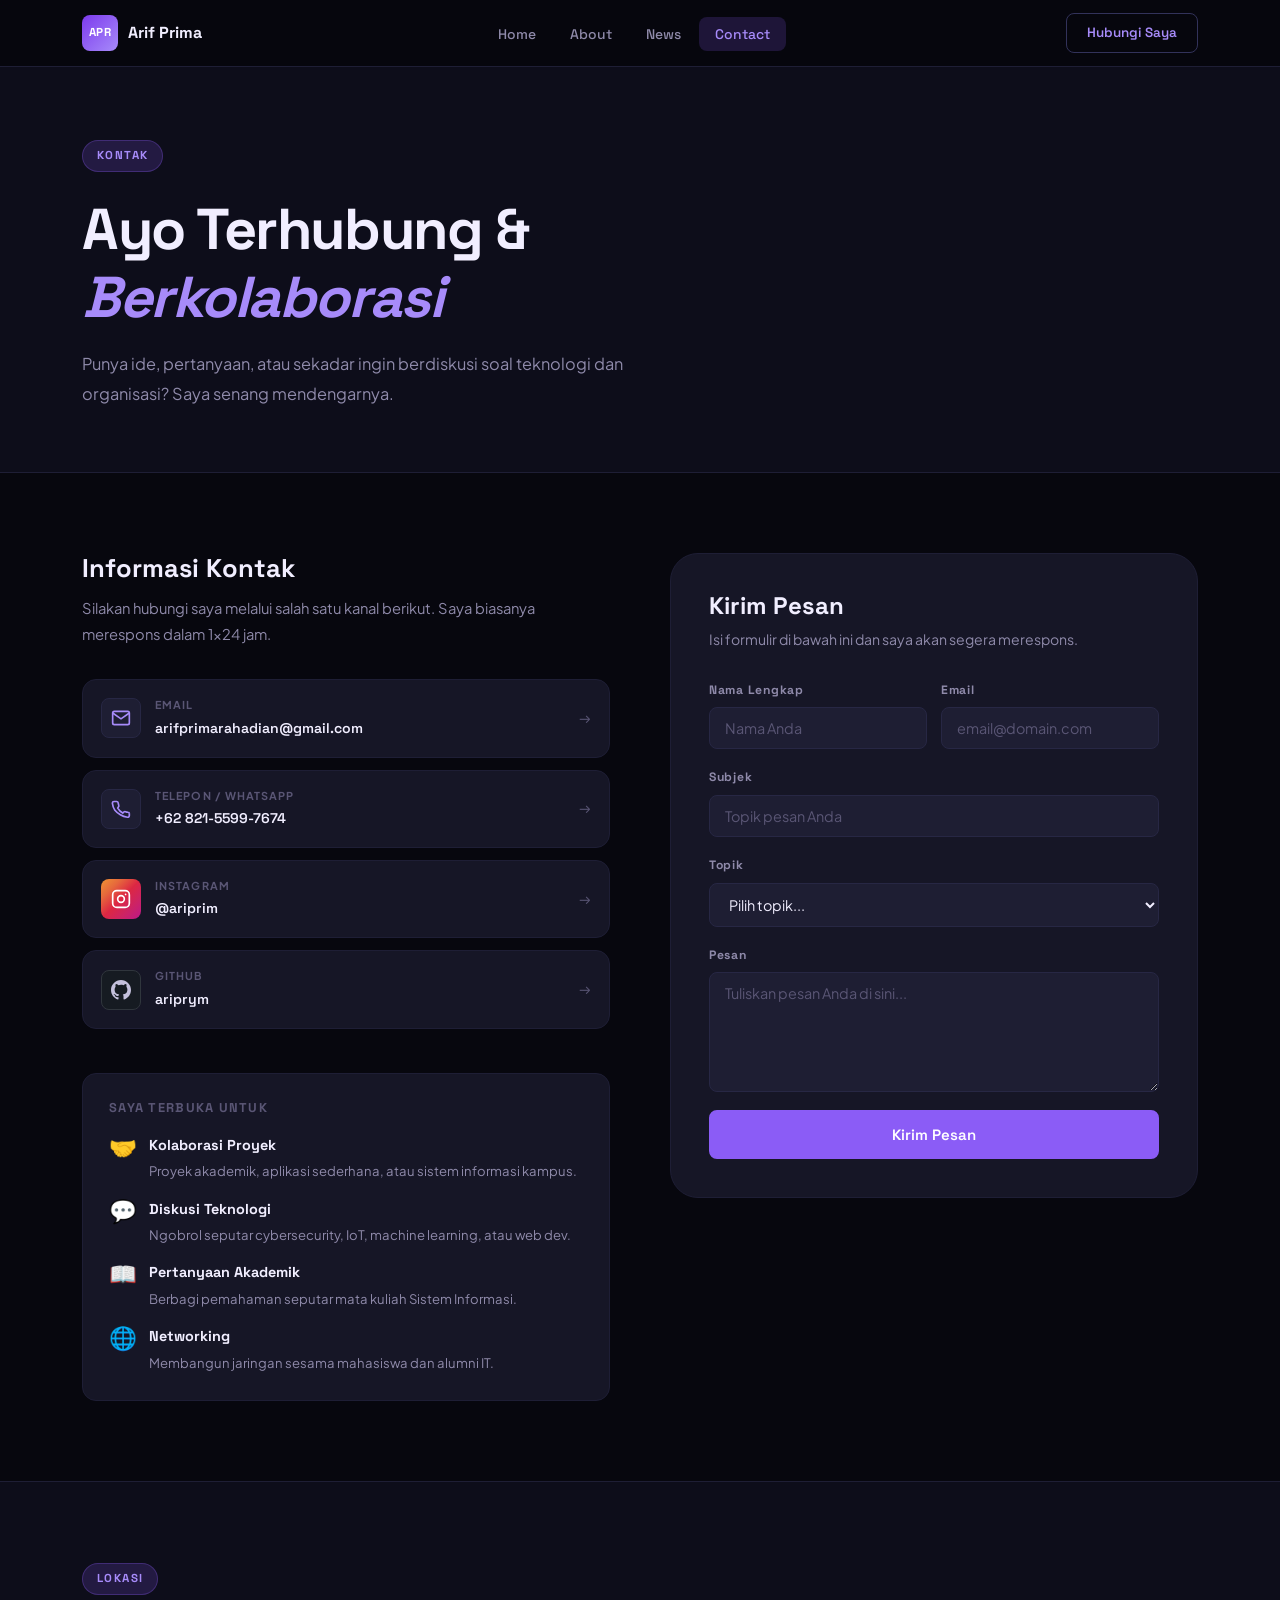
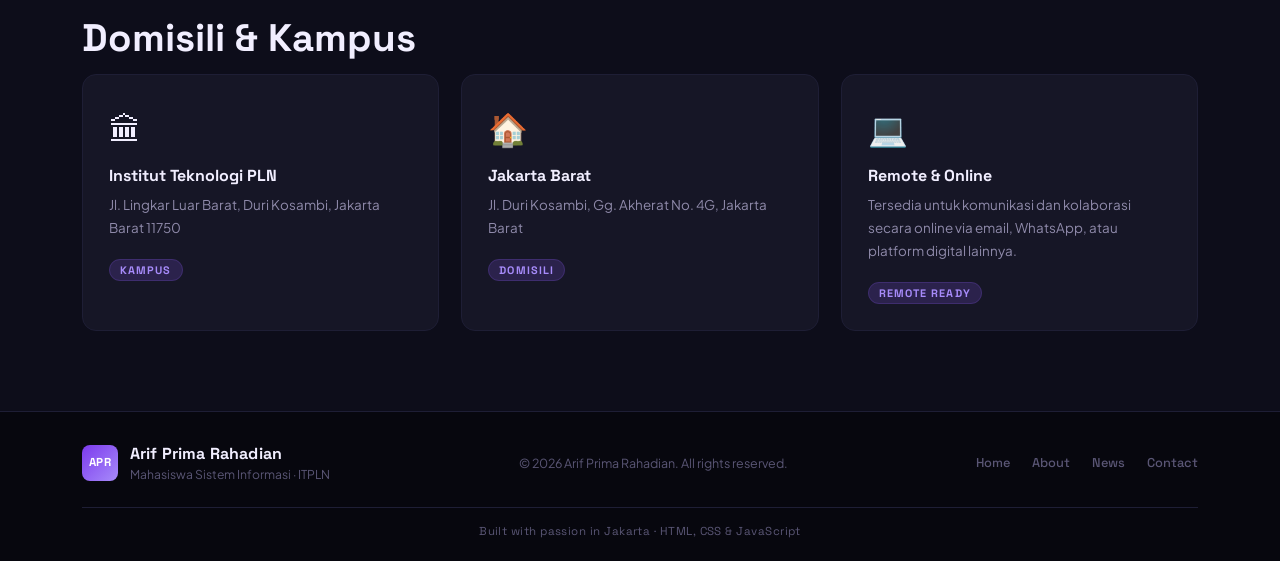
<file: contact.html>
<!DOCTYPE html>
<html lang="id">
<head>
  <meta charset="UTF-8" />
  <meta name="viewport" content="width=device-width, initial-scale=1.0" />
  <meta name="description" content="Hubungi Arif Prima Rahadian — Mahasiswa Sistem Informasi ITPLN. Kolaborasi, diskusi teknologi, dan pertanyaan akademik." />
  <meta name="keywords" content="Arif Prima Rahadian, Contact, ITPLN, Kolaborasi, Cybersecurity" />
  <meta name="author" content="Arif Prima Rahadian" />
  <meta name="theme-color" content="#8b5cf6" />
  <meta property="og:title" content="Contact — Arif Prima Rahadian" />
  <meta property="og:description" content="Terhubung dengan Arif Prima Rahadian untuk kolaborasi dan diskusi." />
  <meta property="og:type" content="website" />
  <title>Contact — Arif Prima Rahadian</title>
  <link rel="stylesheet" href="style.css" />
  <link rel="preconnect" href="https://fonts.googleapis.com" />
  <link rel="preconnect" href="https://fonts.gstatic.com" crossorigin />
  <link href="https://fonts.googleapis.com/css2?family=Plus+Jakarta+Sans:ital,wght@0,300;0,400;0,500;0,600;0,700;0,800;1,400&family=Space+Grotesk:wght@300;400;500;600;700&display=swap" rel="stylesheet" />
  <link rel="icon" href="data:image/svg+xml,%3Csvg xmlns='http://www.w3.org/2000/svg' viewBox='0 0 100 100'%3E%3Crect width='100' height='100' rx='20' fill='%238b5cf6'/%3E%3Ctext x='50' y='68' text-anchor='middle' font-family='Arial,sans-serif' font-weight='700' font-size='42' fill='%23fff'%3EAPR%3C/text%3E%3C/svg%3E" />
</head>
<body>

  <nav class="navbar">
    <div class="nav-container">
      <a href="index.html" class="nav-brand">
        <span class="brand-icon">APR</span>
        <span class="brand-name">Arif Prima</span>
      </a>
      <ul class="nav-menu" id="navMenu">
        <li><a href="index.html" class="nav-link">Home</a></li>
        <li><a href="about.html" class="nav-link">About</a></li>
        <li><a href="news.html" class="nav-link">News</a></li>
        <li><a href="contact.html" class="nav-link active">Contact</a></li>
      </ul>
      <div class="nav-actions">
        <a href="contact.html" class="nav-btn">Hubungi Saya</a>
        <button class="menu-toggle" id="menuToggle" aria-label="Toggle menu" aria-expanded="false">
          <span></span>
          <span></span>
          <span></span>
        </button>
      </div>
    </div>
  </nav>

  <main>

    <section class="inner-hero">
      <div class="section-wrap">
        <span class="section-tag">Kontak</span>
        <h1 class="inner-title">Ayo Terhubung &amp;<br /><em>Berkolaborasi</em></h1>
        <p class="inner-subtitle">Punya ide, pertanyaan, atau sekadar ingin berdiskusi soal teknologi dan organisasi? Saya senang mendengarnya.</p>
      </div>
    </section>

    <section class="contact-section">
      <div class="section-wrap">
        <div class="contact-layout">

          <div class="contact-left">
            <h2>Informasi Kontak</h2>
            <p class="contact-desc">Silakan hubungi saya melalui salah satu kanal berikut. Saya biasanya merespons dalam 1x24 jam.</p>

            <div class="contact-channels">
              <a href="mailto:arifprimarahadian@gmail.com" class="contact-channel">
                <div class="cc-icon">
                  <svg width="20" height="20" viewBox="0 0 24 24" fill="none" stroke="currentColor" stroke-width="2"><path d="M4 4h16c1.1 0 2 .9 2 2v12c0 1.1-.9 2-2 2H4c-1.1 0-2-.9-2-2V6c0-1.1.9-2 2-2z"/><polyline points="22,6 12,13 2,6"/></svg>
                </div>
                <div class="cc-text">
                  <span class="cc-label">Email</span>
                  <span class="cc-val">arifprimarahadian@gmail.com</span>
                </div>
                <span class="cc-arrow" aria-hidden="true">&rarr;</span>
              </a>
              <a href="tel:+6282155997674" class="contact-channel">
                <div class="cc-icon">
                  <svg width="20" height="20" viewBox="0 0 24 24" fill="none" stroke="currentColor" stroke-width="2"><path d="M22 16.92v3a2 2 0 0 1-2.18 2 19.79 19.79 0 0 1-8.63-3.07A19.5 19.5 0 0 1 4.69 13.6a19.79 19.79 0 0 1-3.07-8.67A2 2 0 0 1 3.6 3h3a2 2 0 0 1 2 1.72 12.84 12.84 0 0 0 .7 2.81 2 2 0 0 1-.45 2.11L8.09 10.91a16 16 0 0 0 6 6l1.27-1.27a2 2 0 0 1 2.11-.45 12.84 12.84 0 0 0 2.81.7A2 2 0 0 1 22 17z"/></svg>
                </div>
                <div class="cc-text">
                  <span class="cc-label">Telepon / WhatsApp</span>
                  <span class="cc-val">+62 821-5599-7674</span>
                </div>
                <span class="cc-arrow" aria-hidden="true">&rarr;</span>
              </a>
              <a href="https://www.instagram.com/ariprim/" target="_blank" rel="noopener noreferrer" class="contact-channel" aria-label="Instagram @ariprim">
                <div class="cc-icon cc-ig">
                  <svg width="20" height="20" viewBox="0 0 24 24" fill="none" stroke="currentColor" stroke-width="2"><rect x="2" y="2" width="20" height="20" rx="5" ry="5"/><circle cx="12" cy="12" r="4"/><circle cx="17.5" cy="6.5" r="1" fill="currentColor" stroke="none"/></svg>
                </div>
                <div class="cc-text">
                  <span class="cc-label">Instagram</span>
                  <span class="cc-val">@ariprim</span>
                </div>
                <span class="cc-arrow" aria-hidden="true">&rarr;</span>
              </a>
              <a href="https://github.com/ariprym" target="_blank" rel="noopener noreferrer" class="contact-channel" aria-label="GitHub ariprym">
                <div class="cc-icon cc-gh">
                  <svg width="20" height="20" viewBox="0 0 24 24" fill="currentColor"><path d="M12 0C5.374 0 0 5.373 0 12c0 5.302 3.438 9.8 8.207 11.387.599.111.793-.261.793-.577v-2.234c-3.338.726-4.033-1.416-4.033-1.416-.546-1.387-1.333-1.756-1.333-1.756-1.089-.745.083-.729.083-.729 1.205.084 1.839 1.237 1.839 1.237 1.07 1.834 2.807 1.304 3.492.997.107-.775.418-1.305.762-1.604-2.665-.305-5.467-1.334-5.467-5.931 0-1.311.469-2.381 1.236-3.221-.124-.303-.535-1.524.117-3.176 0 0 1.008-.322 3.301 1.23A11.509 11.509 0 0 1 12 5.803c1.02.005 2.047.138 3.006.404 2.291-1.552 3.297-1.23 3.297-1.23.653 1.653.242 2.874.118 3.176.77.84 1.235 1.911 1.235 3.221 0 4.609-2.807 5.624-5.479 5.921.43.372.823 1.102.823 2.222v3.293c0 .319.192.694.801.576C20.566 21.797 24 17.3 24 12c0-6.627-5.373-12-12-12z"/></svg>
                </div>
                <div class="cc-text">
                  <span class="cc-label">GitHub</span>
                  <span class="cc-val">ariprym</span>
                </div>
                <span class="cc-arrow" aria-hidden="true">&rarr;</span>
              </a>
            </div>

            <div class="open-for-box">
              <h3>Saya Terbuka Untuk</h3>
              <div class="open-items">
                <div class="oi-item">
                  <span>&#129309;</span>
                  <div>
                    <strong>Kolaborasi Proyek</strong>
                    <p>Proyek akademik, aplikasi sederhana, atau sistem informasi kampus.</p>
                  </div>
                </div>
                <div class="oi-item">
                  <span>&#128172;</span>
                  <div>
                    <strong>Diskusi Teknologi</strong>
                    <p>Ngobrol seputar cybersecurity, IoT, machine learning, atau web dev.</p>
                  </div>
                </div>
                <div class="oi-item">
                  <span>&#128214;</span>
                  <div>
                    <strong>Pertanyaan Akademik</strong>
                    <p>Berbagi pemahaman seputar mata kuliah Sistem Informasi.</p>
                  </div>
                </div>
                <div class="oi-item">
                  <span>&#127760;</span>
                  <div>
                    <strong>Networking</strong>
                    <p>Membangun jaringan sesama mahasiswa dan alumni IT.</p>
                  </div>
                </div>
              </div>
            </div>
          </div>

          <div class="contact-right">
            <div class="contact-form-card">
              <h2>Kirim Pesan</h2>
              <p>Isi formulir di bawah ini dan saya akan segera merespons.</p>
              <div class="contact-form" id="contactForm">
                <div class="form-row-2">
                  <div class="form-field">
                    <label for="fname">Nama Lengkap</label>
                    <input type="text" id="fname" name="fname" placeholder="Nama Anda" required autocomplete="name" />
                  </div>
                  <div class="form-field">
                    <label for="femail">Email</label>
                    <input type="email" id="femail" name="femail" placeholder="email@domain.com" required autocomplete="email" />
                  </div>
                </div>
                <div class="form-field">
                  <label for="fsubject">Subjek</label>
                  <input type="text" id="fsubject" name="fsubject" placeholder="Topik pesan Anda" required />
                </div>
                <div class="form-field">
                  <label for="ftopic">Topik</label>
                  <select id="ftopic" name="ftopic">
                    <option value="">Pilih topik...</option>
                    <option value="collab">Kolaborasi Proyek</option>
                    <option value="tech">Diskusi Teknologi</option>
                    <option value="academic">Pertanyaan Akademik</option>
                    <option value="network">Networking</option>
                    <option value="other">Lainnya</option>
                  </select>
                </div>
                <div class="form-field">
                  <label for="fmessage">Pesan</label>
                  <textarea id="fmessage" name="fmessage" rows="5" placeholder="Tuliskan pesan Anda di sini..." required></textarea>
                </div>
                <button type="button" id="formSubmitBtn" class="btn-primary form-submit-btn">Kirim Pesan</button>
              </div>
              <div class="form-success-msg" id="successMsg" role="status" aria-live="polite">
                <span class="success-emoji">&#9989;</span>
                <h3>Pesan Terkirim!</h3>
                <p>Terima kasih sudah menghubungi saya. Saya akan membalas secepatnya.</p>
              </div>
            </div>
          </div>

        </div>
      </div>
    </section>

    <section class="location-section">
      <div class="section-wrap">
        <span class="section-tag">Lokasi</span>
        <h2 class="section-title">Domisili &amp; Kampus</h2>
        <div class="location-cards">
          <div class="loc-card">
            <span class="loc-emoji">&#127963;</span>
            <h3>Institut Teknologi PLN</h3>
            <p>Jl. Lingkar Luar Barat, Duri Kosambi, Jakarta Barat 11750</p>
            <span class="loc-chip">Kampus</span>
          </div>
          <div class="loc-card">
            <span class="loc-emoji">&#127968;</span>
            <h3>Jakarta Barat</h3>
            <p>Jl. Duri Kosambi, Gg. Akherat No. 4G, Jakarta Barat</p>
            <span class="loc-chip">Domisili</span>
          </div>
          <div class="loc-card">
            <span class="loc-emoji">&#128187;</span>
            <h3>Remote &amp; Online</h3>
            <p>Tersedia untuk komunikasi dan kolaborasi secara online via email, WhatsApp, atau platform digital lainnya.</p>
            <span class="loc-chip">Remote Ready</span>
          </div>
        </div>
      </div>
    </section>

  </main>

  <footer class="footer">
    <div class="footer-container">
      <div class="footer-main">
        <div class="footer-brand">
          <a href="index.html#home" class="brand-icon" aria-label="Kembali ke beranda">APR</a>
          <div>
            <strong>Arif Prima Rahadian</strong>
            <span>Mahasiswa Sistem Informasi &middot; ITPLN</span>
          </div>
        </div>
        <p class="footer-copy" id="footerCopy">&copy; 2026 Arif Prima Rahadian. All rights reserved.</p>
        <nav class="footer-nav" aria-label="Footer navigation">
          <a href="index.html">Home</a>
          <a href="about.html">About</a>
          <a href="news.html">News</a>
          <a href="contact.html">Contact</a>
        </nav>
      </div>
      <div class="footer-divider"></div>
      <div class="footer-bottom">
        <span class="footer-tagline">Built with passion in Jakarta &middot; HTML, CSS &amp; JavaScript</span>
      </div>
    </div>
  </footer>

  <script>
    (function () {
      'use strict';

      /* ── Mobile menu toggle ── */
      var menuToggle = document.getElementById('menuToggle');
      var navMenu    = document.getElementById('navMenu');

      if (menuToggle && navMenu) {
        menuToggle.addEventListener('click', function () {
          var isOpen = navMenu.classList.toggle('nav-menu-open');
          menuToggle.classList.toggle('menu-toggle-active');
          menuToggle.setAttribute('aria-expanded', isOpen ? 'true' : 'false');
        });

        navMenu.querySelectorAll('.nav-link').forEach(function (link) {
          link.addEventListener('click', function () {
            navMenu.classList.remove('nav-menu-open');
            menuToggle.classList.remove('menu-toggle-active');
            menuToggle.setAttribute('aria-expanded', 'false');
          });
        });

        document.addEventListener('click', function (e) {
          if (!navMenu.contains(e.target) && !menuToggle.contains(e.target)) {
            navMenu.classList.remove('nav-menu-open');
            menuToggle.classList.remove('menu-toggle-active');
            menuToggle.setAttribute('aria-expanded', 'false');
          }
        });
      }

      /* ── Dynamic footer year ── */
      var yearEl = document.getElementById('footerCopy');
      if (yearEl) {
        yearEl.innerHTML = '&copy; ' + new Date().getFullYear() + ' Arif Prima Rahadian. All rights reserved.';
      }

      /* ── Contact form validation & submission ── */
      var submitBtn  = document.getElementById('formSubmitBtn');
      var successMsg = document.getElementById('successMsg');
      var contactForm = document.getElementById('contactForm');

      var emailRegex = /^[^\s@]+@[^\s@]+\.[^\s@]+$/;

      function showFieldError(field) {
        field.style.borderColor = '#ef4444';
        field.style.boxShadow   = '0 0 0 3px rgba(239,68,68,0.2)';
        field.focus();
        setTimeout(function () {
          field.style.borderColor = '';
          field.style.boxShadow   = '';
        }, 2500);
      }

      if (submitBtn) {
        submitBtn.addEventListener('click', function () {
          var fname    = document.getElementById('fname');
          var femail   = document.getElementById('femail');
          var fsubject = document.getElementById('fsubject');
          var fmessage = document.getElementById('fmessage');

          /* Validate required fields */
          if (!fname.value.trim()) { showFieldError(fname); return; }
          if (!emailRegex.test(femail.value.trim())) { showFieldError(femail); return; }
          if (!fsubject.value.trim()) { showFieldError(fsubject); return; }
          if (!fmessage.value.trim()) { showFieldError(fmessage); return; }

          /* Success: hide form, show confirmation */
          contactForm.style.display = 'none';
          if (successMsg) {
            successMsg.style.display = 'flex';
          }
        });
      }

    }());
  </script>

</body>
</html>
</file>
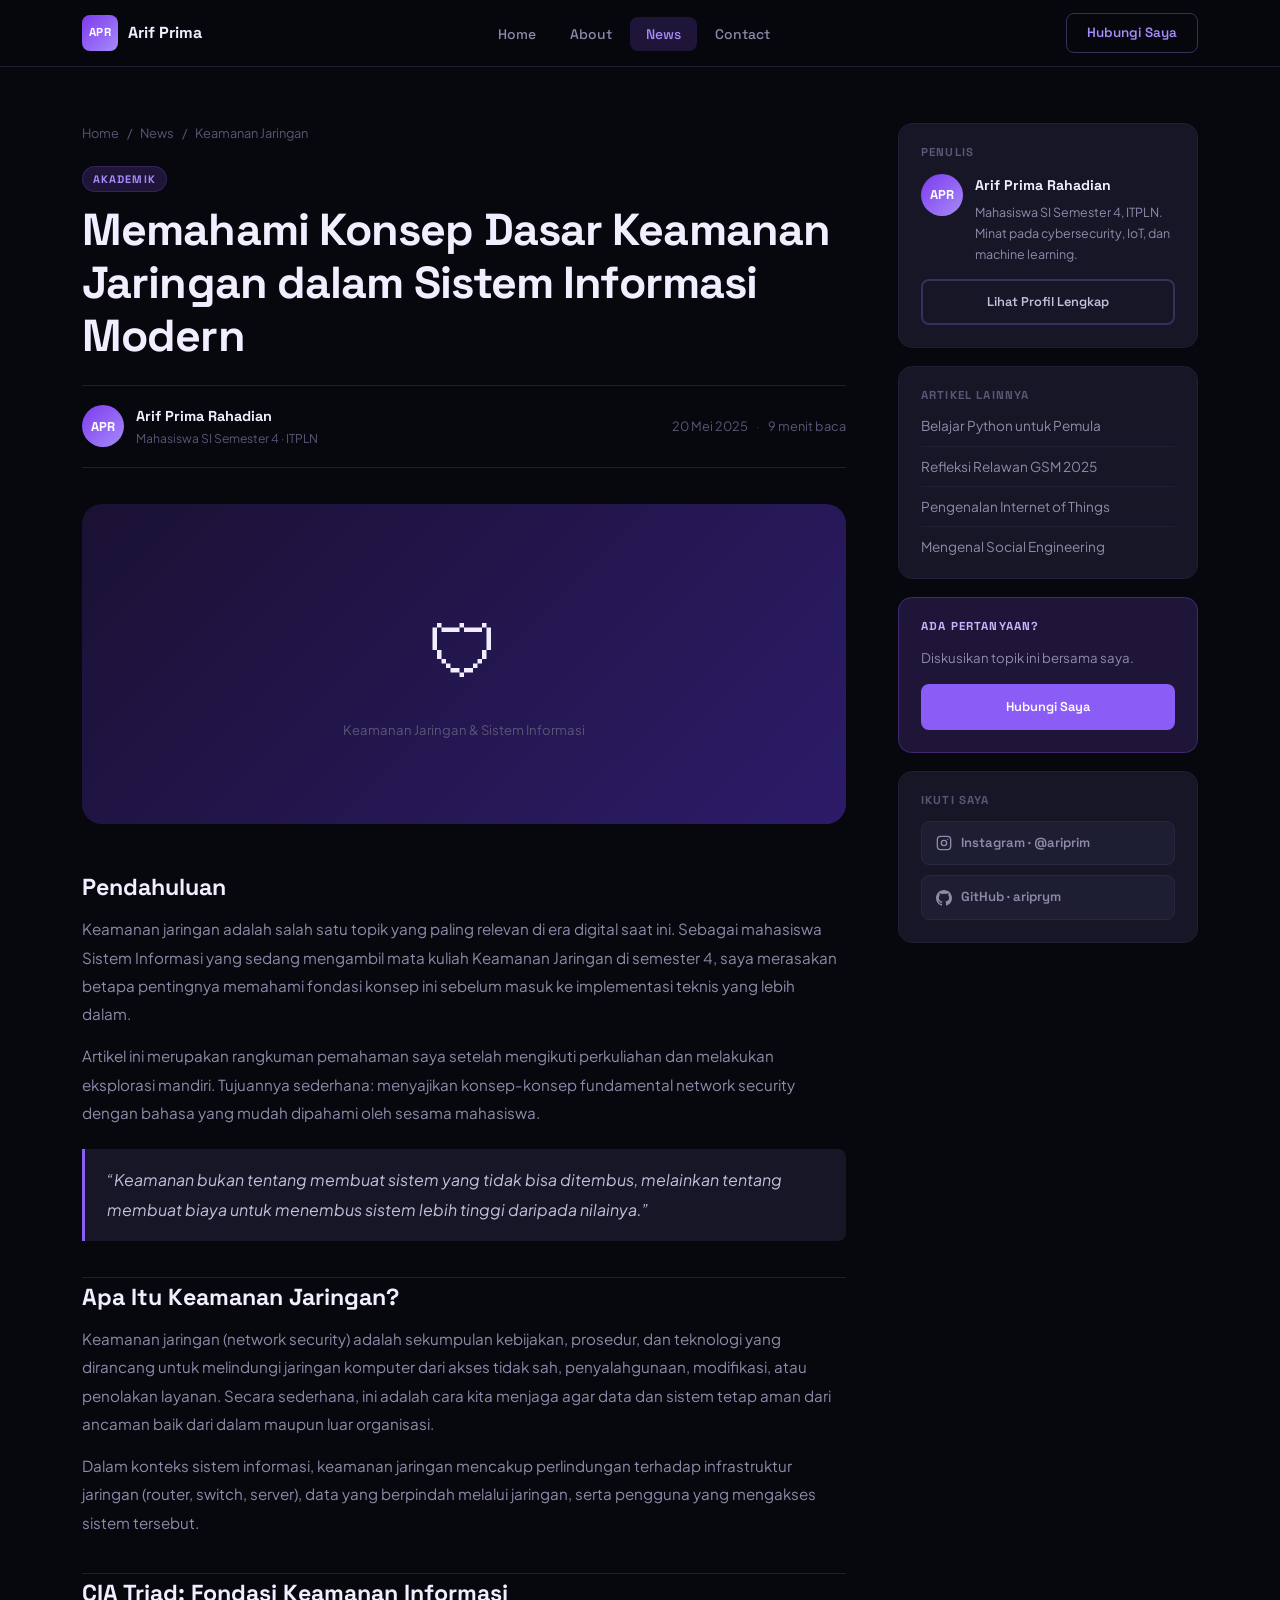
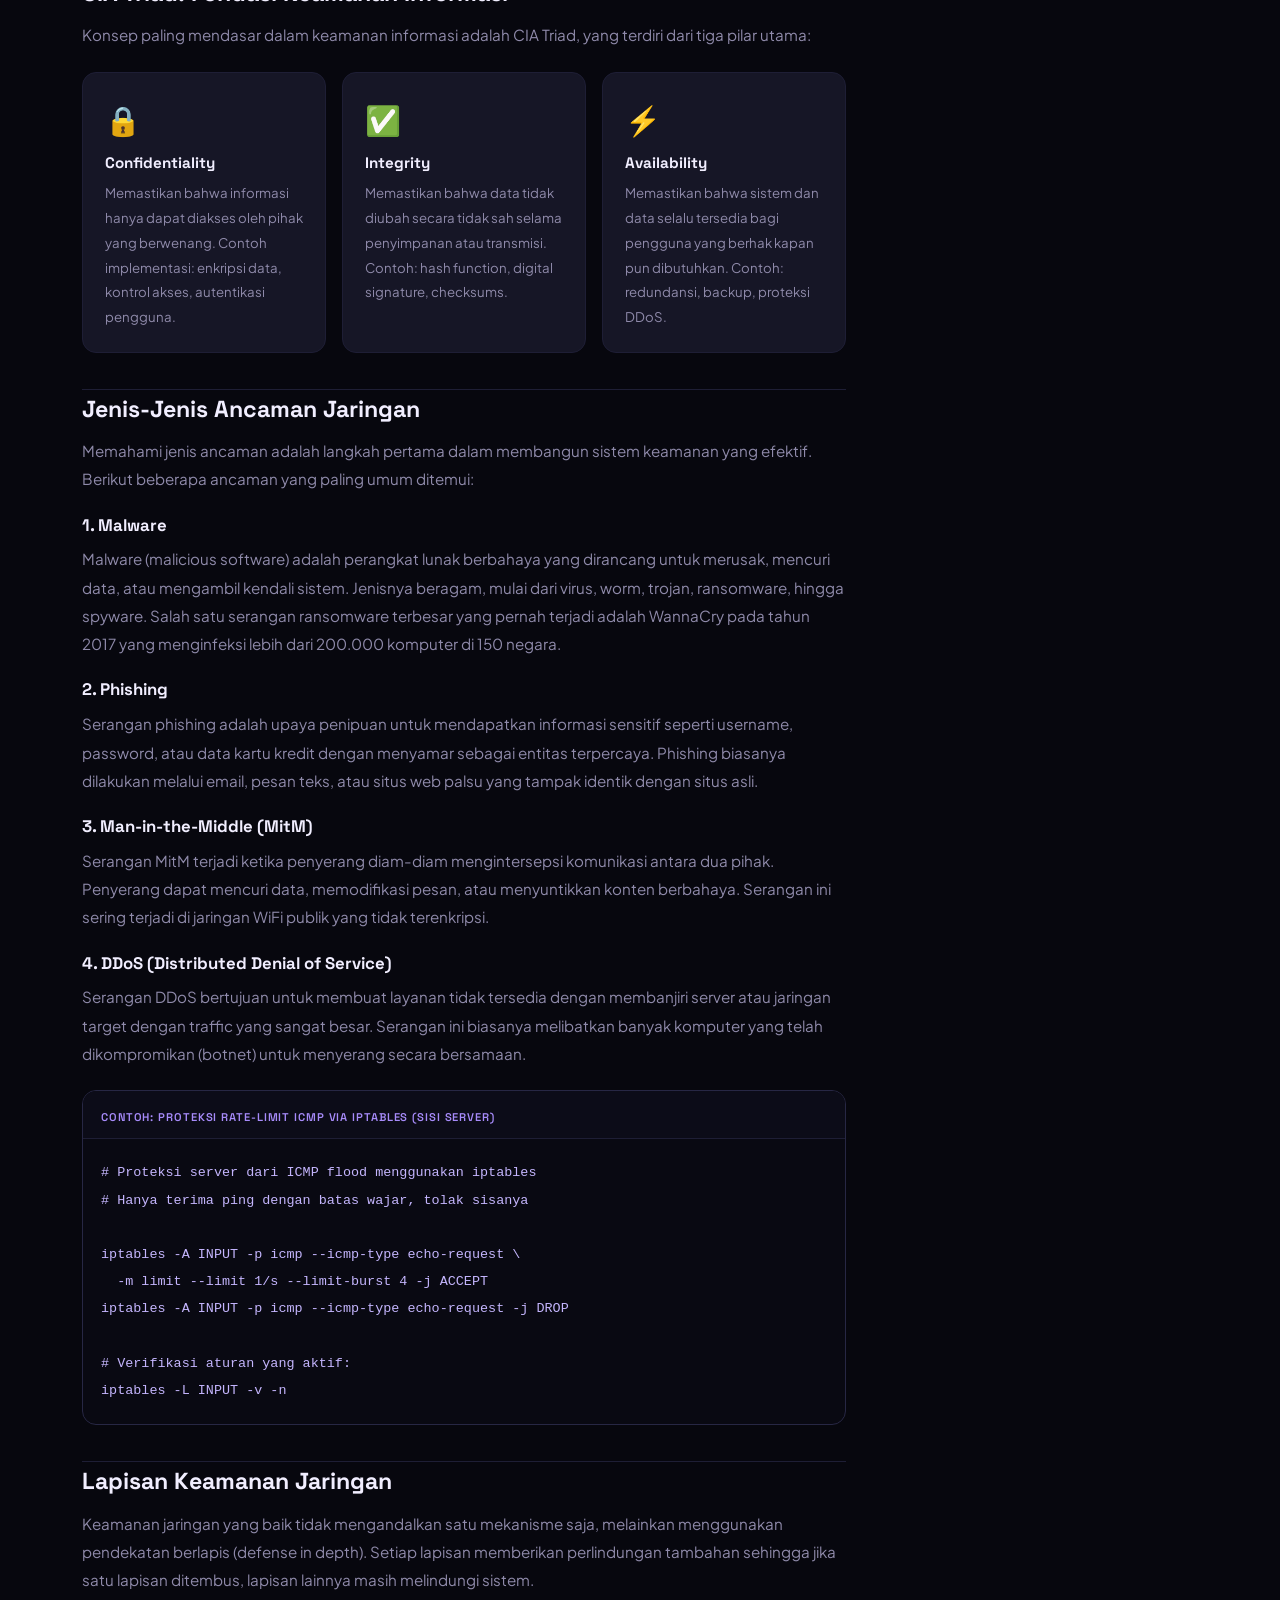
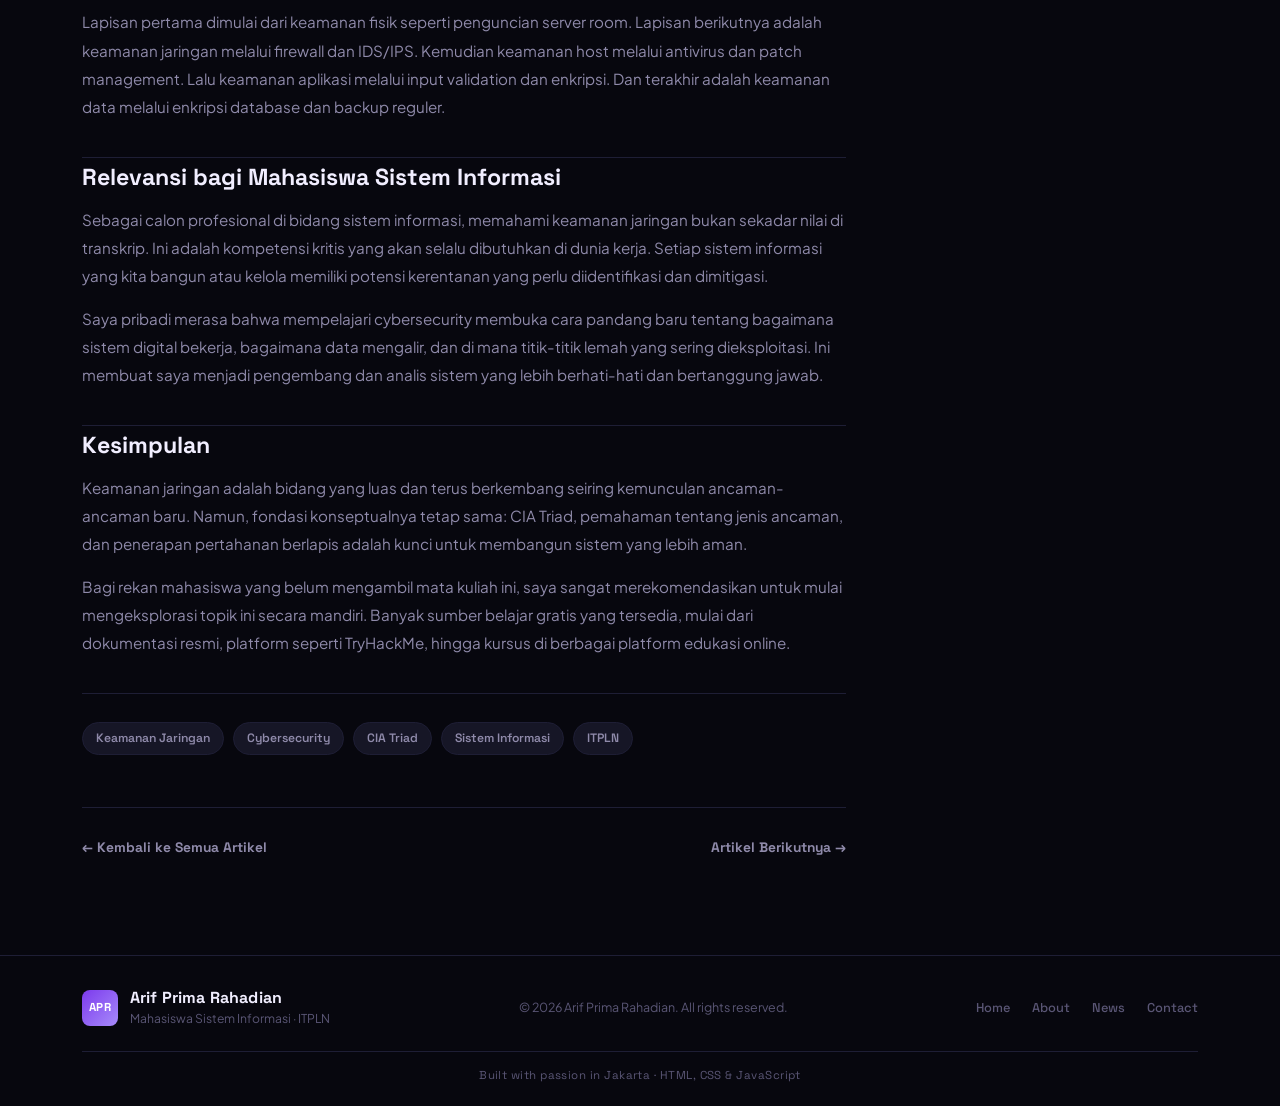
<file: news-detail.html>
<!DOCTYPE html>
<html lang="id">
<head>
  <meta charset="UTF-8" />
  <meta name="viewport" content="width=device-width, initial-scale=1.0" />
  <meta name="description" content="Memahami Konsep Dasar Keamanan Jaringan dalam Sistem Informasi Modern — Artikel oleh Arif Prima Rahadian." />
  <meta name="keywords" content="Keamanan Jaringan, Cybersecurity, CIA Triad, Sistem Informasi, ITPLN" />
  <meta name="author" content="Arif Prima Rahadian" />
  <meta name="theme-color" content="#8b5cf6" />
  <meta property="og:title" content="Keamanan Jaringan — Arif Prima Rahadian" />
  <meta property="og:description" content="Konsep fundamental network security yang wajib diketahui setiap calon profesional IT." />
  <meta property="og:type" content="article" />
  <title>Keamanan Jaringan — Arif Prima Rahadian</title>
  <link rel="stylesheet" href="style.css" />
  <link rel="preconnect" href="https://fonts.googleapis.com" />
  <link rel="preconnect" href="https://fonts.gstatic.com" crossorigin />
  <link href="https://fonts.googleapis.com/css2?family=Plus+Jakarta+Sans:ital,wght@0,300;0,400;0,500;0,600;0,700;0,800;1,400&family=Space+Grotesk:wght@300;400;500;600;700&display=swap" rel="stylesheet" />
  <link rel="icon" href="data:image/svg+xml,%3Csvg xmlns='http://www.w3.org/2000/svg' viewBox='0 0 100 100'%3E%3Crect width='100' height='100' rx='20' fill='%238b5cf6'/%3E%3Ctext x='50' y='68' text-anchor='middle' font-family='Arial,sans-serif' font-weight='700' font-size='42' fill='%23fff'%3EAPR%3C/text%3E%3C/svg%3E" />
</head>
<body>

  <nav class="navbar">
    <div class="nav-container">
      <a href="index.html" class="nav-brand">
        <span class="brand-icon">APR</span>
        <span class="brand-name">Arif Prima</span>
      </a>
      <ul class="nav-menu" id="navMenu">
        <li><a href="index.html" class="nav-link">Home</a></li>
        <li><a href="about.html" class="nav-link">About</a></li>
        <li><a href="news.html" class="nav-link active">News</a></li>
        <li><a href="contact.html" class="nav-link">Contact</a></li>
      </ul>
      <div class="nav-actions">
        <a href="contact.html" class="nav-btn">Hubungi Saya</a>
        <button class="menu-toggle" id="menuToggle" aria-label="Toggle menu" aria-expanded="false">
          <span></span>
          <span></span>
          <span></span>
        </button>
      </div>
    </div>
  </nav>

  <main>
    <div class="article-page">

      <div class="article-main">

        <div class="article-top">
          <nav class="breadcrumb" aria-label="Breadcrumb">
            <a href="index.html">Home</a>
            <span aria-hidden="true">/</span>
            <a href="news.html">News</a>
            <span aria-hidden="true">/</span>
            <span aria-current="page">Keamanan Jaringan</span>
          </nav>

          <span class="news-tag">Akademik</span>

          <h1 class="article-title">Memahami Konsep Dasar Keamanan Jaringan dalam Sistem Informasi Modern</h1>

          <div class="article-byline">
            <div class="byline-author">
              <div class="byline-avatar" aria-hidden="true">APR</div>
              <div>
                <strong>Arif Prima Rahadian</strong>
                <span>Mahasiswa SI Semester 4 &middot; ITPLN</span>
              </div>
            </div>
            <div class="byline-meta">
              <span>20 Mei 2025</span>
              <span class="dot-sep">&middot;</span>
              <span>9 menit baca</span>
            </div>
          </div>

          <div class="article-cover-img thumb-1">
            <span class="cover-emoji">&#128737;</span>
            <p>Keamanan Jaringan &amp; Sistem Informasi</p>
          </div>
        </div>

        <div class="article-body">

          <h2>Pendahuluan</h2>
          <p>Keamanan jaringan adalah salah satu topik yang paling relevan di era digital saat ini. Sebagai mahasiswa Sistem Informasi yang sedang mengambil mata kuliah Keamanan Jaringan di semester 4, saya merasakan betapa pentingnya memahami fondasi konsep ini sebelum masuk ke implementasi teknis yang lebih dalam.</p>
          <p>Artikel ini merupakan rangkuman pemahaman saya setelah mengikuti perkuliahan dan melakukan eksplorasi mandiri. Tujuannya sederhana: menyajikan konsep-konsep fundamental network security dengan bahasa yang mudah dipahami oleh sesama mahasiswa.</p>

          <blockquote>
            <p>&ldquo;Keamanan bukan tentang membuat sistem yang tidak bisa ditembus, melainkan tentang membuat biaya untuk menembus sistem lebih tinggi daripada nilainya.&rdquo;</p>
          </blockquote>

          <h2>Apa Itu Keamanan Jaringan?</h2>
          <p>Keamanan jaringan (network security) adalah sekumpulan kebijakan, prosedur, dan teknologi yang dirancang untuk melindungi jaringan komputer dari akses tidak sah, penyalahgunaan, modifikasi, atau penolakan layanan. Secara sederhana, ini adalah cara kita menjaga agar data dan sistem tetap aman dari ancaman baik dari dalam maupun luar organisasi.</p>
          <p>Dalam konteks sistem informasi, keamanan jaringan mencakup perlindungan terhadap infrastruktur jaringan (router, switch, server), data yang berpindah melalui jaringan, serta pengguna yang mengakses sistem tersebut.</p>

          <h2>CIA Triad: Fondasi Keamanan Informasi</h2>
          <p>Konsep paling mendasar dalam keamanan informasi adalah CIA Triad, yang terdiri dari tiga pilar utama:</p>

          <div class="article-card-row">
            <div class="ac-card">
              <span class="ac-icon">&#128274;</span>
              <h4>Confidentiality</h4>
              <p>Memastikan bahwa informasi hanya dapat diakses oleh pihak yang berwenang. Contoh implementasi: enkripsi data, kontrol akses, autentikasi pengguna.</p>
            </div>
            <div class="ac-card">
              <span class="ac-icon">&#9989;</span>
              <h4>Integrity</h4>
              <p>Memastikan bahwa data tidak diubah secara tidak sah selama penyimpanan atau transmisi. Contoh: hash function, digital signature, checksums.</p>
            </div>
            <div class="ac-card">
              <span class="ac-icon">&#9889;</span>
              <h4>Availability</h4>
              <p>Memastikan bahwa sistem dan data selalu tersedia bagi pengguna yang berhak kapan pun dibutuhkan. Contoh: redundansi, backup, proteksi DDoS.</p>
            </div>
          </div>

          <h2>Jenis-Jenis Ancaman Jaringan</h2>
          <p>Memahami jenis ancaman adalah langkah pertama dalam membangun sistem keamanan yang efektif. Berikut beberapa ancaman yang paling umum ditemui:</p>

          <h3>1. Malware</h3>
          <p>Malware (malicious software) adalah perangkat lunak berbahaya yang dirancang untuk merusak, mencuri data, atau mengambil kendali sistem. Jenisnya beragam, mulai dari virus, worm, trojan, ransomware, hingga spyware. Salah satu serangan ransomware terbesar yang pernah terjadi adalah WannaCry pada tahun 2017 yang menginfeksi lebih dari 200.000 komputer di 150 negara.</p>

          <h3>2. Phishing</h3>
          <p>Serangan phishing adalah upaya penipuan untuk mendapatkan informasi sensitif seperti username, password, atau data kartu kredit dengan menyamar sebagai entitas terpercaya. Phishing biasanya dilakukan melalui email, pesan teks, atau situs web palsu yang tampak identik dengan situs asli.</p>

          <h3>3. Man-in-the-Middle (MitM)</h3>
          <p>Serangan MitM terjadi ketika penyerang diam-diam mengintersepsi komunikasi antara dua pihak. Penyerang dapat mencuri data, memodifikasi pesan, atau menyuntikkan konten berbahaya. Serangan ini sering terjadi di jaringan WiFi publik yang tidak terenkripsi.</p>

          <h3>4. DDoS (Distributed Denial of Service)</h3>
          <p>Serangan DDoS bertujuan untuk membuat layanan tidak tersedia dengan membanjiri server atau jaringan target dengan traffic yang sangat besar. Serangan ini biasanya melibatkan banyak komputer yang telah dikompromikan (botnet) untuk menyerang secara bersamaan.</p>

          <div class="code-block">
            <div class="code-header">
              <span class="code-tag">Contoh: Proteksi Rate-Limit ICMP via iptables (Sisi Server)</span>
            </div>
            <pre><code># Proteksi server dari ICMP flood menggunakan iptables
# Hanya terima ping dengan batas wajar, tolak sisanya

iptables -A INPUT -p icmp --icmp-type echo-request \
  -m limit --limit 1/s --limit-burst 4 -j ACCEPT
iptables -A INPUT -p icmp --icmp-type echo-request -j DROP

# Verifikasi aturan yang aktif:
iptables -L INPUT -v -n</code></pre>
          </div>

          <h2>Lapisan Keamanan Jaringan</h2>
          <p>Keamanan jaringan yang baik tidak mengandalkan satu mekanisme saja, melainkan menggunakan pendekatan berlapis (defense in depth). Setiap lapisan memberikan perlindungan tambahan sehingga jika satu lapisan ditembus, lapisan lainnya masih melindungi sistem.</p>
          <p>Lapisan pertama dimulai dari keamanan fisik seperti penguncian server room. Lapisan berikutnya adalah keamanan jaringan melalui firewall dan IDS/IPS. Kemudian keamanan host melalui antivirus dan patch management. Lalu keamanan aplikasi melalui input validation dan enkripsi. Dan terakhir adalah keamanan data melalui enkripsi database dan backup reguler.</p>

          <h2>Relevansi bagi Mahasiswa Sistem Informasi</h2>
          <p>Sebagai calon profesional di bidang sistem informasi, memahami keamanan jaringan bukan sekadar nilai di transkrip. Ini adalah kompetensi kritis yang akan selalu dibutuhkan di dunia kerja. Setiap sistem informasi yang kita bangun atau kelola memiliki potensi kerentanan yang perlu diidentifikasi dan dimitigasi.</p>
          <p>Saya pribadi merasa bahwa mempelajari cybersecurity membuka cara pandang baru tentang bagaimana sistem digital bekerja, bagaimana data mengalir, dan di mana titik-titik lemah yang sering dieksploitasi. Ini membuat saya menjadi pengembang dan analis sistem yang lebih berhati-hati dan bertanggung jawab.</p>

          <h2>Kesimpulan</h2>
          <p>Keamanan jaringan adalah bidang yang luas dan terus berkembang seiring kemunculan ancaman-ancaman baru. Namun, fondasi konseptualnya tetap sama: CIA Triad, pemahaman tentang jenis ancaman, dan penerapan pertahanan berlapis adalah kunci untuk membangun sistem yang lebih aman.</p>
          <p>Bagi rekan mahasiswa yang belum mengambil mata kuliah ini, saya sangat merekomendasikan untuk mulai mengeksplorasi topik ini secara mandiri. Banyak sumber belajar gratis yang tersedia, mulai dari dokumentasi resmi, platform seperti TryHackMe, hingga kursus di berbagai platform edukasi online.</p>

          <div class="article-tags-row">
            <span>Keamanan Jaringan</span>
            <span>Cybersecurity</span>
            <span>CIA Triad</span>
            <span>Sistem Informasi</span>
            <span>ITPLN</span>
          </div>

        </div>

        <div class="article-bottom-nav">
          <a href="news.html" class="abn-back">&larr; Kembali ke Semua Artikel</a>
          <a href="news-detail.html" class="abn-next">Artikel Berikutnya &rarr;</a>
        </div>

      </div>

      <aside class="article-sidebar" aria-label="Sidebar artikel">
        <div class="sidebar-box">
          <h4>Penulis</h4>
          <div class="sb-author">
            <div class="byline-avatar" aria-hidden="true">APR</div>
            <div>
              <strong>Arif Prima Rahadian</strong>
              <p>Mahasiswa SI Semester 4, ITPLN. Minat pada cybersecurity, IoT, dan machine learning.</p>
            </div>
          </div>
          <a href="about.html" class="btn-outline sb-btn">Lihat Profil Lengkap</a>
        </div>

        <div class="sidebar-box">
          <h4>Artikel Lainnya</h4>
          <ul class="sb-related">
            <li><a href="news-detail.html">Belajar Python untuk Pemula</a></li>
            <li><a href="news-detail.html">Refleksi Relawan GSM 2025</a></li>
            <li><a href="news-detail.html">Pengenalan Internet of Things</a></li>
            <li><a href="news-detail.html">Mengenal Social Engineering</a></li>
          </ul>
        </div>

        <div class="sidebar-box sb-cta">
          <h4>Ada Pertanyaan?</h4>
          <p>Diskusikan topik ini bersama saya.</p>
          <a href="contact.html" class="btn-primary sb-btn">Hubungi Saya</a>
        </div>

        <div class="sidebar-box">
          <h4>Ikuti Saya</h4>
          <div class="sb-socials">
            <a href="https://www.instagram.com/ariprim/" target="_blank" rel="noopener noreferrer" class="sb-social-link" aria-label="Instagram @ariprim">
              <svg width="16" height="16" viewBox="0 0 24 24" fill="none" stroke="currentColor" stroke-width="2"><rect x="2" y="2" width="20" height="20" rx="5" ry="5"/><circle cx="12" cy="12" r="4"/><circle cx="17.5" cy="6.5" r="1" fill="currentColor" stroke="none"/></svg>
              Instagram &middot; @ariprim
            </a>
            <a href="https://github.com/ariprym" target="_blank" rel="noopener noreferrer" class="sb-social-link" aria-label="GitHub ariprym">
              <svg width="16" height="16" viewBox="0 0 24 24" fill="currentColor"><path d="M12 0C5.374 0 0 5.373 0 12c0 5.302 3.438 9.8 8.207 11.387.599.111.793-.261.793-.577v-2.234c-3.338.726-4.033-1.416-4.033-1.416-.546-1.387-1.333-1.756-1.333-1.756-1.089-.745.083-.729.083-.729 1.205.084 1.839 1.237 1.839 1.237 1.07 1.834 2.807 1.304 3.492.997.107-.775.418-1.305.762-1.604-2.665-.305-5.467-1.334-5.467-5.931 0-1.311.469-2.381 1.236-3.221-.124-.303-.535-1.524.117-3.176 0 0 1.008-.322 3.301 1.23A11.509 11.509 0 0 1 12 5.803c1.02.005 2.047.138 3.006.404 2.291-1.552 3.297-1.23 3.297-1.23.653 1.653.242 2.874.118 3.176.77.84 1.235 1.911 1.235 3.221 0 4.609-2.807 5.624-5.479 5.921.43.372.823 1.102.823 2.222v3.293c0 .319.192.694.801.576C20.566 21.797 24 17.3 24 12c0-6.627-5.373-12-12-12z"/></svg>
              GitHub &middot; ariprym
            </a>
          </div>
        </div>
      </aside>

    </div>
  </main>

  <footer class="footer">
    <div class="footer-container">
      <div class="footer-main">
        <div class="footer-brand">
          <a href="index.html#home" class="brand-icon" aria-label="Kembali ke beranda">APR</a>
          <div>
            <strong>Arif Prima Rahadian</strong>
            <span>Mahasiswa Sistem Informasi &middot; ITPLN</span>
          </div>
        </div>
        <p class="footer-copy" id="footerCopy">&copy; 2026 Arif Prima Rahadian. All rights reserved.</p>
        <nav class="footer-nav" aria-label="Footer navigation">
          <a href="index.html">Home</a>
          <a href="about.html">About</a>
          <a href="news.html">News</a>
          <a href="contact.html">Contact</a>
        </nav>
      </div>
      <div class="footer-divider"></div>
      <div class="footer-bottom">
        <span class="footer-tagline">Built with passion in Jakarta &middot; HTML, CSS &amp; JavaScript</span>
      </div>
    </div>
  </footer>

  <script>
    (function () {
      'use strict';

      var menuToggle = document.getElementById('menuToggle');
      var navMenu    = document.getElementById('navMenu');

      if (menuToggle && navMenu) {
        menuToggle.addEventListener('click', function () {
          var isOpen = navMenu.classList.toggle('nav-menu-open');
          menuToggle.classList.toggle('menu-toggle-active');
          menuToggle.setAttribute('aria-expanded', isOpen ? 'true' : 'false');
        });

        navMenu.querySelectorAll('.nav-link').forEach(function (link) {
          link.addEventListener('click', function () {
            navMenu.classList.remove('nav-menu-open');
            menuToggle.classList.remove('menu-toggle-active');
            menuToggle.setAttribute('aria-expanded', 'false');
          });
        });

        document.addEventListener('click', function (e) {
          if (!navMenu.contains(e.target) && !menuToggle.contains(e.target)) {
            navMenu.classList.remove('nav-menu-open');
            menuToggle.classList.remove('menu-toggle-active');
            menuToggle.setAttribute('aria-expanded', 'false');
          }
        });
      }

      var yearEl = document.getElementById('footerCopy');
      if (yearEl) {
        yearEl.innerHTML = '&copy; ' + new Date().getFullYear() + ' Arif Prima Rahadian. All rights reserved.';
      }

    }());
  </script>

</body>
</html>
</file>
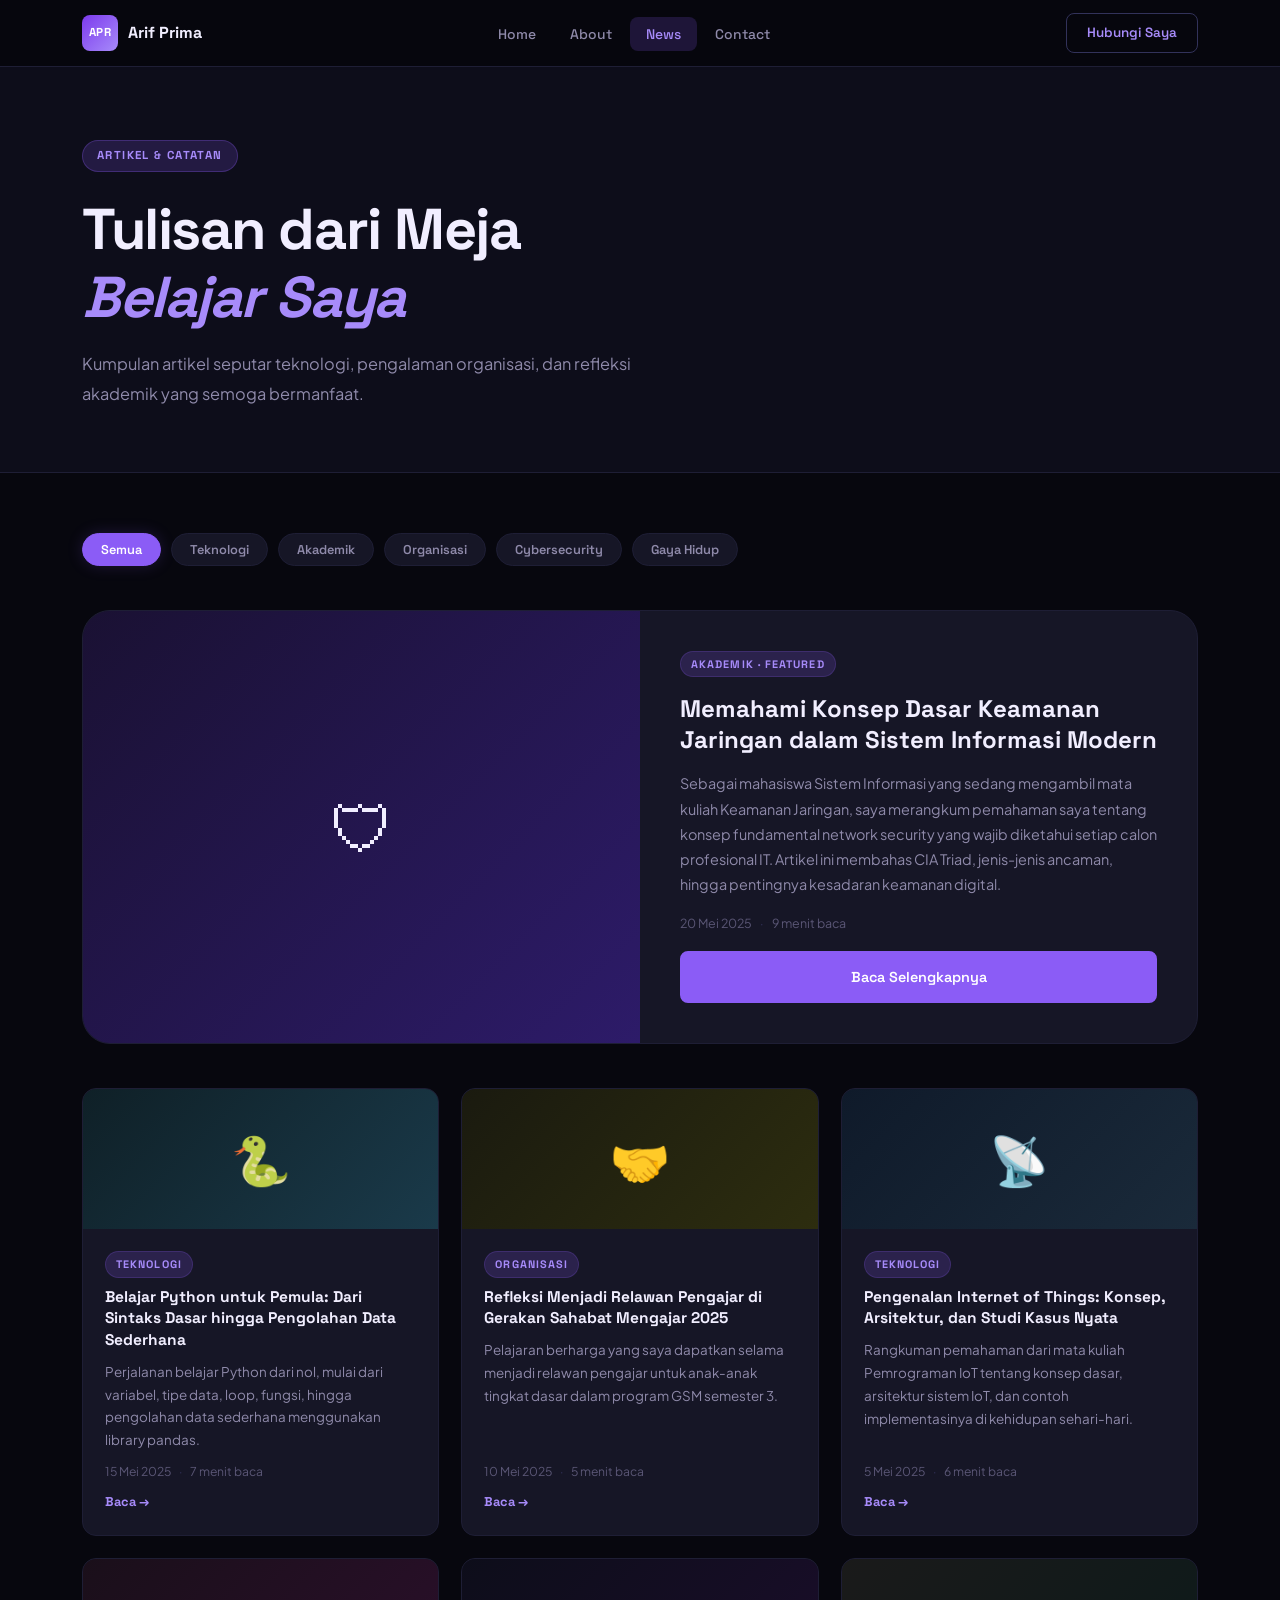
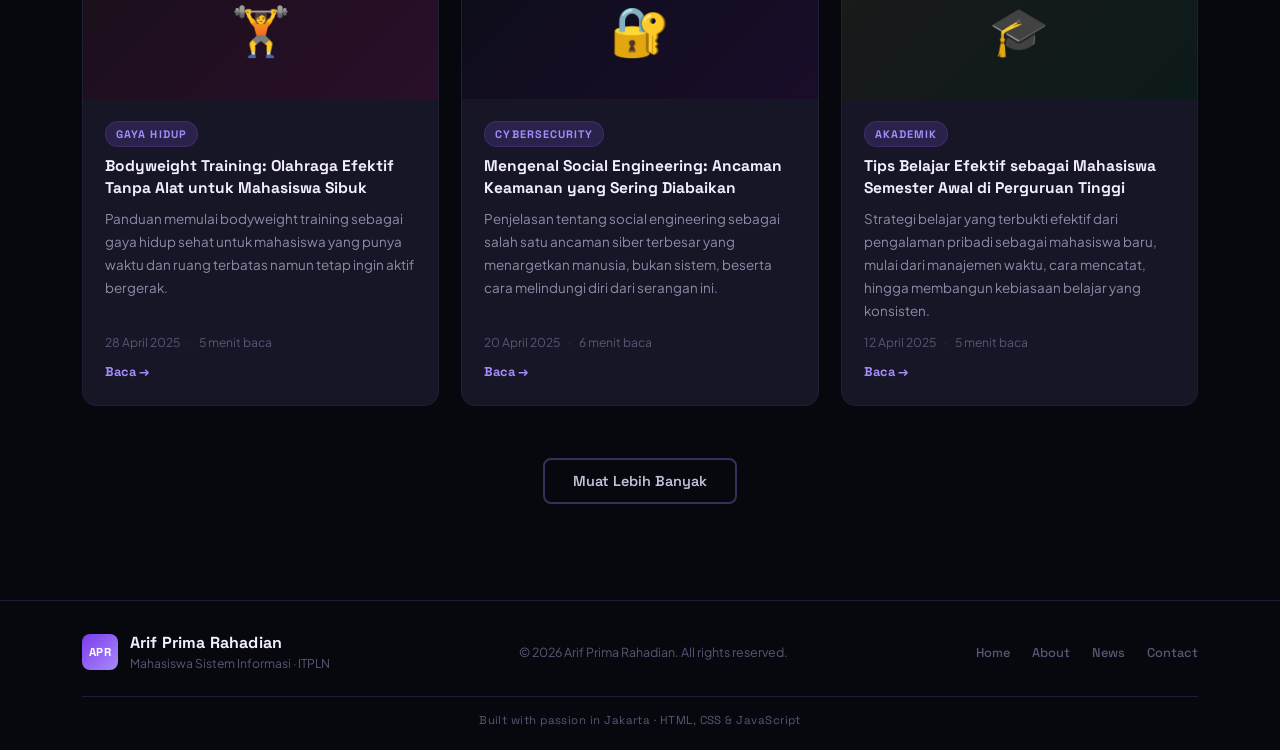
<file: news.html>
<!DOCTYPE html>
<html lang="id">
<head>
  <meta charset="UTF-8" />
  <meta name="viewport" content="width=device-width, initial-scale=1.0" />
  <meta name="description" content="Artikel dan catatan Arif Prima Rahadian seputar teknologi, cybersecurity, akademik, dan organisasi." />
  <meta name="keywords" content="Arif Prima Rahadian, Artikel, Teknologi, Cybersecurity, ITPLN, Blog" />
  <meta name="author" content="Arif Prima Rahadian" />
  <meta name="theme-color" content="#8b5cf6" />
  <meta property="og:title" content="News — Arif Prima Rahadian" />
  <meta property="og:description" content="Kumpulan artikel seputar teknologi, pengalaman organisasi, dan refleksi akademik." />
  <meta property="og:type" content="website" />
  <title>News — Arif Prima Rahadian</title>
  <link rel="stylesheet" href="style.css" />
  <link rel="preconnect" href="https://fonts.googleapis.com" />
  <link rel="preconnect" href="https://fonts.gstatic.com" crossorigin />
  <link href="https://fonts.googleapis.com/css2?family=Plus+Jakarta+Sans:ital,wght@0,300;0,400;0,500;0,600;0,700;0,800;1,400&family=Space+Grotesk:wght@300;400;500;600;700&display=swap" rel="stylesheet" />
  <link rel="icon" href="data:image/svg+xml,%3Csvg xmlns='http://www.w3.org/2000/svg' viewBox='0 0 100 100'%3E%3Crect width='100' height='100' rx='20' fill='%238b5cf6'/%3E%3Ctext x='50' y='68' text-anchor='middle' font-family='Arial,sans-serif' font-weight='700' font-size='42' fill='%23fff'%3EAPR%3C/text%3E%3C/svg%3E" />
</head>
<body>

  <nav class="navbar">
    <div class="nav-container">
      <a href="index.html" class="nav-brand">
        <span class="brand-icon">APR</span>
        <span class="brand-name">Arif Prima</span>
      </a>
      <ul class="nav-menu" id="navMenu">
        <li><a href="index.html" class="nav-link">Home</a></li>
        <li><a href="about.html" class="nav-link">About</a></li>
        <li><a href="news.html" class="nav-link active">News</a></li>
        <li><a href="contact.html" class="nav-link">Contact</a></li>
      </ul>
      <div class="nav-actions">
        <a href="contact.html" class="nav-btn">Hubungi Saya</a>
        <button class="menu-toggle" id="menuToggle" aria-label="Toggle menu" aria-expanded="false">
          <span></span>
          <span></span>
          <span></span>
        </button>
      </div>
    </div>
  </nav>

  <main>

    <section class="inner-hero">
      <div class="section-wrap">
        <span class="section-tag">Artikel &amp; Catatan</span>
        <h1 class="inner-title">Tulisan dari Meja<br /><em>Belajar Saya</em></h1>
        <p class="inner-subtitle">Kumpulan artikel seputar teknologi, pengalaman organisasi, dan refleksi akademik yang semoga bermanfaat.</p>
      </div>
    </section>

    <section class="news-page-section">
      <div class="section-wrap">

        <div class="news-filter-row" id="newsFilterRow" role="group" aria-label="Filter artikel">
          <button class="filter-pill active" data-filter="all" type="button">Semua</button>
          <button class="filter-pill" data-filter="Teknologi" type="button">Teknologi</button>
          <button class="filter-pill" data-filter="Akademik" type="button">Akademik</button>
          <button class="filter-pill" data-filter="Organisasi" type="button">Organisasi</button>
          <button class="filter-pill" data-filter="Cybersecurity" type="button">Cybersecurity</button>
          <button class="filter-pill" data-filter="Gaya Hidup" type="button">Gaya Hidup</button>
        </div>

        <div class="news-featured-card" data-category="Akademik" id="featuredCard">
          <div class="nfc-visual">
            <div class="nfc-thumb thumb-1">
              <span>&#128737;</span>
            </div>
          </div>
          <div class="nfc-body">
            <span class="news-tag">Akademik &middot; Featured</span>
            <h2><a href="news-detail.html">Memahami Konsep Dasar Keamanan Jaringan dalam Sistem Informasi Modern</a></h2>
            <p>Sebagai mahasiswa Sistem Informasi yang sedang mengambil mata kuliah Keamanan Jaringan, saya merangkum pemahaman saya tentang konsep fundamental network security yang wajib diketahui setiap calon profesional IT. Artikel ini membahas CIA Triad, jenis-jenis ancaman, hingga pentingnya kesadaran keamanan digital.</p>
            <div class="nfc-meta">
              <span>20 Mei 2025</span>
              <span class="dot-sep">&middot;</span>
              <span>9 menit baca</span>
            </div>
            <a href="news-detail.html" class="btn-primary">Baca Selengkapnya</a>
          </div>
        </div>

        <div class="news-cards-grid" id="newsCardsGrid">

          <article class="news-card" data-category="Teknologi">
            <div class="nc-thumb thumb-2"><span>&#128013;</span></div>
            <div class="nc-body">
              <span class="news-tag">Teknologi</span>
              <h3><a href="news-detail.html">Belajar Python untuk Pemula: Dari Sintaks Dasar hingga Pengolahan Data Sederhana</a></h3>
              <p>Perjalanan belajar Python dari nol, mulai dari variabel, tipe data, loop, fungsi, hingga pengolahan data sederhana menggunakan library pandas.</p>
              <div class="nc-meta">
                <span>15 Mei 2025</span>
                <span class="dot-sep">&middot;</span>
                <span>7 menit baca</span>
              </div>
              <a href="news-detail.html" class="nc-link">Baca &rarr;</a>
            </div>
          </article>

          <article class="news-card" data-category="Organisasi">
            <div class="nc-thumb thumb-3"><span>&#129309;</span></div>
            <div class="nc-body">
              <span class="news-tag">Organisasi</span>
              <h3><a href="news-detail.html">Refleksi Menjadi Relawan Pengajar di Gerakan Sahabat Mengajar 2025</a></h3>
              <p>Pelajaran berharga yang saya dapatkan selama menjadi relawan pengajar untuk anak-anak tingkat dasar dalam program GSM semester 3.</p>
              <div class="nc-meta">
                <span>10 Mei 2025</span>
                <span class="dot-sep">&middot;</span>
                <span>5 menit baca</span>
              </div>
              <a href="news-detail.html" class="nc-link">Baca &rarr;</a>
            </div>
          </article>

          <article class="news-card" data-category="Teknologi">
            <div class="nc-thumb thumb-4"><span>&#128225;</span></div>
            <div class="nc-body">
              <span class="news-tag">Teknologi</span>
              <h3><a href="news-detail.html">Pengenalan Internet of Things: Konsep, Arsitektur, dan Studi Kasus Nyata</a></h3>
              <p>Rangkuman pemahaman dari mata kuliah Pemrograman IoT tentang konsep dasar, arsitektur sistem IoT, dan contoh implementasinya di kehidupan sehari-hari.</p>
              <div class="nc-meta">
                <span>5 Mei 2025</span>
                <span class="dot-sep">&middot;</span>
                <span>6 menit baca</span>
              </div>
              <a href="news-detail.html" class="nc-link">Baca &rarr;</a>
            </div>
          </article>

          <article class="news-card" data-category="Gaya Hidup">
            <div class="nc-thumb thumb-5"><span>&#127947;</span></div>
            <div class="nc-body">
              <span class="news-tag">Gaya Hidup</span>
              <h3><a href="news-detail.html">Bodyweight Training: Olahraga Efektif Tanpa Alat untuk Mahasiswa Sibuk</a></h3>
              <p>Panduan memulai bodyweight training sebagai gaya hidup sehat untuk mahasiswa yang punya waktu dan ruang terbatas namun tetap ingin aktif bergerak.</p>
              <div class="nc-meta">
                <span>28 April 2025</span>
                <span class="dot-sep">&middot;</span>
                <span>5 menit baca</span>
              </div>
              <a href="news-detail.html" class="nc-link">Baca &rarr;</a>
            </div>
          </article>

          <article class="news-card" data-category="Cybersecurity">
            <div class="nc-thumb thumb-6"><span>&#128272;</span></div>
            <div class="nc-body">
              <span class="news-tag">Cybersecurity</span>
              <h3><a href="news-detail.html">Mengenal Social Engineering: Ancaman Keamanan yang Sering Diabaikan</a></h3>
              <p>Penjelasan tentang social engineering sebagai salah satu ancaman siber terbesar yang menargetkan manusia, bukan sistem, beserta cara melindungi diri dari serangan ini.</p>
              <div class="nc-meta">
                <span>20 April 2025</span>
                <span class="dot-sep">&middot;</span>
                <span>6 menit baca</span>
              </div>
              <a href="news-detail.html" class="nc-link">Baca &rarr;</a>
            </div>
          </article>

          <article class="news-card" data-category="Akademik">
            <div class="nc-thumb thumb-7"><span>&#127891;</span></div>
            <div class="nc-body">
              <span class="news-tag">Akademik</span>
              <h3><a href="news-detail.html">Tips Belajar Efektif sebagai Mahasiswa Semester Awal di Perguruan Tinggi</a></h3>
              <p>Strategi belajar yang terbukti efektif dari pengalaman pribadi sebagai mahasiswa baru, mulai dari manajemen waktu, cara mencatat, hingga membangun kebiasaan belajar yang konsisten.</p>
              <div class="nc-meta">
                <span>12 April 2025</span>
                <span class="dot-sep">&middot;</span>
                <span>5 menit baca</span>
              </div>
              <a href="news-detail.html" class="nc-link">Baca &rarr;</a>
            </div>
          </article>

        </div>

        <div class="load-more-row" id="loadMoreRow">
          <p class="filter-empty-msg" id="filterEmptyMsg" style="display:none;" role="status">Tidak ada artikel dalam kategori ini.</p>
          <button class="btn-outline" id="loadMoreBtn" type="button">Muat Lebih Banyak</button>
        </div>

      </div>
    </section>

  </main>

  <footer class="footer">
    <div class="footer-container">
      <div class="footer-main">
        <div class="footer-brand">
          <a href="index.html#home" class="brand-icon" aria-label="Kembali ke beranda">APR</a>
          <div>
            <strong>Arif Prima Rahadian</strong>
            <span>Mahasiswa Sistem Informasi &middot; ITPLN</span>
          </div>
        </div>
        <p class="footer-copy" id="footerCopy">&copy; 2026 Arif Prima Rahadian. All rights reserved.</p>
        <nav class="footer-nav" aria-label="Footer navigation">
          <a href="index.html">Home</a>
          <a href="about.html">About</a>
          <a href="news.html">News</a>
          <a href="contact.html">Contact</a>
        </nav>
      </div>
      <div class="footer-divider"></div>
      <div class="footer-bottom">
        <span class="footer-tagline">Built with passion in Jakarta &middot; HTML, CSS &amp; JavaScript</span>
      </div>
    </div>
  </footer>

  <script>
    (function () {
      'use strict';

      /* ── Mobile menu toggle ── */
      var menuToggle = document.getElementById('menuToggle');
      var navMenu    = document.getElementById('navMenu');

      if (menuToggle && navMenu) {
        menuToggle.addEventListener('click', function () {
          var isOpen = navMenu.classList.toggle('nav-menu-open');
          menuToggle.classList.toggle('menu-toggle-active');
          menuToggle.setAttribute('aria-expanded', isOpen ? 'true' : 'false');
        });

        navMenu.querySelectorAll('.nav-link').forEach(function (link) {
          link.addEventListener('click', function () {
            navMenu.classList.remove('nav-menu-open');
            menuToggle.classList.remove('menu-toggle-active');
            menuToggle.setAttribute('aria-expanded', 'false');
          });
        });

        document.addEventListener('click', function (e) {
          if (!navMenu.contains(e.target) && !menuToggle.contains(e.target)) {
            navMenu.classList.remove('nav-menu-open');
            menuToggle.classList.remove('menu-toggle-active');
            menuToggle.setAttribute('aria-expanded', 'false');
          }
        });
      }

      /* ── Dynamic footer year ── */
      var yearEl = document.getElementById('footerCopy');
      if (yearEl) {
        yearEl.innerHTML = '&copy; ' + new Date().getFullYear() + ' Arif Prima Rahadian. All rights reserved.';
      }

      /* ── News Filter Functionality ── */
      var filterRow     = document.getElementById('newsFilterRow');
      var cardsGrid     = document.getElementById('newsCardsGrid');
      var featuredCard  = document.getElementById('featuredCard');
      var loadMoreBtn   = document.getElementById('loadMoreBtn');
      var loadMoreRow   = document.getElementById('loadMoreRow');
      var filterEmptyMsg = document.getElementById('filterEmptyMsg');

      if (filterRow && cardsGrid) {
        var filterBtns = filterRow.querySelectorAll('.filter-pill');
        var allCards   = cardsGrid.querySelectorAll('.news-card');

        filterBtns.forEach(function (btn) {
          btn.addEventListener('click', function () {
            var filterVal = btn.getAttribute('data-filter');

            /* Update active button state */
            filterBtns.forEach(function (b) { b.classList.remove('active'); });
            btn.classList.add('active');

            var hasVisible = false;

            /* Filter cards */
            allCards.forEach(function (card) {
              var cat = card.getAttribute('data-category');
              if (filterVal === 'all' || cat === filterVal) {
                card.style.display = '';
                card.style.animation = 'fadeInUp 0.35s ease forwards';
                hasVisible = true;
              } else {
                card.style.display = 'none';
              }
            });

            /* Featured card visibility */
            if (featuredCard) {
              var featCat = featuredCard.getAttribute('data-category');
              if (filterVal === 'all' || filterVal === featCat) {
                featuredCard.style.display = '';
                featuredCard.style.animation = 'fadeInUp 0.35s ease forwards';
                if (filterVal !== 'all') { hasVisible = true; }
              } else {
                featuredCard.style.display = 'none';
              }
            }

            /* Empty state */
            if (filterEmptyMsg) {
              filterEmptyMsg.style.display = hasVisible ? 'none' : 'block';
            }

            /* Load more: only visible on "all" */
            if (loadMoreBtn) {
              loadMoreBtn.style.display = filterVal === 'all' ? '' : 'none';
            }
          });
        });
      }

      /* ── Load more (demo) ── */
      if (loadMoreBtn) {
        loadMoreBtn.addEventListener('click', function () {
          loadMoreBtn.textContent = 'Tidak ada artikel lagi';
          loadMoreBtn.disabled = true;
          loadMoreBtn.style.cursor = 'not-allowed';
        });
      }

    }());
  </script>

</body>
</html>
</file>
<file: style.css>
/* ============================================
   ARIF PRIMA RAHADIAN — PERSONAL WEBSITE
   Audited & Production-Ready — v2.0
   ============================================ */

/* ============================================
   ROOT VARIABLES
   ============================================ */
:root {
  --bg-900: #07070e;
  --bg-800: #0d0d1a;
  --bg-700: #121220;
  --bg-card: #161626;
  --bg-card-hover: #1b1b2e;
  --bg-elevated: #1e1e33;

  --purple-600: #7c3aed;
  --purple-500: #8b5cf6;
  --purple-400: #a78bfa;
  --purple-300: #c4b5fd;
  --purple-glow: rgba(139, 92, 246, 0.18);
  --purple-glow-strong: rgba(139, 92, 246, 0.35);

  --border: #1e1e35;
  --border-mid: #272744;
  --border-light: #32325a;

  --text-100: #f1eeff;
  --text-200: #c4c0dc;
  --text-300: #8f8aaa;
  --text-400: #5a5675;

  --font-head: 'Space Grotesk', sans-serif;
  --font-body: 'Plus Jakarta Sans', sans-serif;

  --r-sm: 8px;
  --r-md: 14px;
  --r-lg: 20px;
  --r-xl: 28px;
  --r-full: 9999px;

  --shadow-card: 0 4px 32px rgba(0,0,0,0.5);
  --shadow-purple: 0 0 40px rgba(139, 92, 246, 0.25);
  --transition: all 0.22s cubic-bezier(0.4, 0, 0.2, 1);
}

/* ============================================
   RESET & BASE
   ============================================ */
*, *::before, *::after {
  box-sizing: border-box;
  margin: 0;
  padding: 0;
}

html { scroll-behavior: smooth; }

body {
  background: var(--bg-900);
  color: var(--text-100);
  font-family: var(--font-body);
  font-size: 16px;
  line-height: 1.7;
  -webkit-font-smoothing: antialiased;
  -moz-osx-font-smoothing: grayscale;
  overflow-x: hidden;
}

a { color: inherit; text-decoration: none; }
ul { list-style: none; }
img { max-width: 100%; display: block; }
button { cursor: pointer; border: none; background: none; font-family: var(--font-body); }

h1, h2, h3, h4, h5 {
  font-family: var(--font-head);
  line-height: 1.18;
  color: var(--text-100);
}

em {
  font-style: italic;
  color: var(--purple-400);
}

code {
  font-family: 'Courier New', monospace;
  font-size: 0.87em;
  color: var(--purple-300);
  background: var(--bg-elevated);
  border: 1px solid var(--border-mid);
  padding: 2px 7px;
  border-radius: 5px;
}

/* ============================================
   KEYFRAME ANIMATIONS
   ============================================ */
@keyframes fadeInUp {
  from { opacity: 0; transform: translateY(16px); }
  to   { opacity: 1; transform: translateY(0); }
}

@keyframes pulse-dot {
  0%, 100% { opacity: 1; }
  50%       { opacity: 0.4; }
}

@keyframes spin-ring {
  to { transform: rotate(360deg); }
}

@keyframes float-y {
  0%, 100% { transform: translateY(0px); }
  50%       { transform: translateY(-9px); }
}

@keyframes marquee-scroll {
  0%   { transform: translateX(0); }
  100% { transform: translateX(-50%); }
}

/* Hero float animation — subtle, 6s, gentle lift */
@keyframes hero-float {
  0%, 100% { transform: translateY(0px); }
  50%       { transform: translateY(-10px); }
}

/* Glow pulse — breathing effect on the glow ring */
@keyframes glow-breathe {
  0%, 100% { opacity: 0.55; transform: scale(1); }
  50%       { opacity: 0.85; transform: scale(1.04); }
}

/* Hero entrance stagger */
@keyframes hero-slide-in {
  from { opacity: 0; transform: translateX(28px); }
  to   { opacity: 1; transform: translateX(0); }
}

/* Shimmer sweep for badge */
@keyframes badge-shimmer {
  0%   { background-position: -200% center; }
  100% { background-position: 200% center; }
}

/* ============================================
   LAYOUT WRAPPER
   ============================================ */
.section-wrap {
  max-width: 1180px;
  margin: 0 auto;
  padding: 0 32px;
}

/* ============================================
   BUTTONS
   ============================================ */
.btn-primary {
  display: inline-flex;
  align-items: center;
  justify-content: center;
  gap: 8px;
  padding: 12px 28px;
  background: var(--purple-500);
  color: #fff;
  font-family: var(--font-head);
  font-weight: 600;
  font-size: 0.9rem;
  border-radius: var(--r-sm);
  border: 2px solid var(--purple-500);
  transition: var(--transition);
  cursor: pointer;
  text-decoration: none;
}

.btn-primary:hover {
  background: var(--purple-400);
  border-color: var(--purple-400);
  transform: translateY(-2px);
  box-shadow: var(--shadow-purple);
  color: #fff;
}

.btn-primary:active { transform: translateY(0); }

.btn-outline {
  display: inline-flex;
  align-items: center;
  justify-content: center;
  gap: 8px;
  padding: 12px 28px;
  background: transparent;
  color: var(--text-200);
  font-family: var(--font-head);
  font-weight: 600;
  font-size: 0.9rem;
  border-radius: var(--r-sm);
  border: 2px solid var(--border-light);
  transition: var(--transition);
  cursor: pointer;
  text-decoration: none;
}

.btn-outline:hover {
  border-color: var(--purple-500);
  color: var(--purple-400);
  background: var(--purple-glow);
}

.btn-outline:active { transform: translateY(0); }

.btn-outline:disabled {
  opacity: 0.5;
  cursor: not-allowed;
}

/* ============================================
   LABELS & TAGS
   ============================================ */
.section-tag {
  display: inline-block;
  font-family: var(--font-head);
  font-size: 0.72rem;
  font-weight: 700;
  letter-spacing: 0.12em;
  text-transform: uppercase;
  color: var(--purple-400);
  background: var(--purple-glow);
  border: 1px solid rgba(139, 92, 246, 0.28);
  padding: 5px 14px;
  border-radius: var(--r-full);
  margin-bottom: 14px;
}

.section-title {
  font-size: clamp(1.75rem, 3vw, 2.5rem);
  color: var(--text-100);
  margin-top: 6px;
}

/* Section label row */
.section-label-row {
  margin-bottom: 44px;
  display: flex;
  flex-direction: column;
  position: relative;
}

.section-label-row.with-link {
  flex-direction: row;
  justify-content: space-between;
  align-items: flex-end;
}

/* link-all */
.link-all {
  font-family: var(--font-head);
  font-size: 0.85rem;
  font-weight: 700;
  color: var(--purple-400);
  transition: var(--transition);
  align-self: flex-end;
  white-space: nowrap;
}

.link-all:hover { color: var(--purple-300); }

.news-tag {
  display: inline-block;
  font-family: var(--font-head);
  font-size: 0.68rem;
  font-weight: 700;
  letter-spacing: 0.1em;
  text-transform: uppercase;
  color: var(--purple-400);
  background: var(--purple-glow);
  padding: 3px 10px;
  border-radius: var(--r-full);
  width: fit-content;
  border: 1px solid rgba(139,92,246,0.2);
}

/* ============================================
   NAVBAR
   ============================================ */
.navbar {
  position: sticky;
  top: 0;
  z-index: 999;
  background: rgba(7, 7, 14, 0.88);
  backdrop-filter: blur(22px);
  -webkit-backdrop-filter: blur(22px);
  border-bottom: 1px solid var(--border);
}

.nav-container {
  max-width: 1180px;
  margin: 0 auto;
  padding: 0 32px;
  height: 66px;
  display: flex;
  align-items: center;
  justify-content: space-between;
  gap: 24px;
}

.nav-brand {
  display: flex;
  align-items: center;
  gap: 10px;
  flex-shrink: 0;
  text-decoration: none;
}

.brand-icon {
  width: 36px;
  height: 36px;
  background: linear-gradient(135deg, var(--purple-600), var(--purple-400));
  border-radius: var(--r-sm);
  display: flex;
  align-items: center;
  justify-content: center;
  font-family: var(--font-head);
  font-size: 0.72rem;
  font-weight: 700;
  color: #fff;
  letter-spacing: 0.04em;
  flex-shrink: 0;
  transition:
    transform 0.25s ease,
    box-shadow 0.25s ease;
}

.brand-icon:hover {
  transform: translateY(-2px);
  box-shadow: 0 0 16px rgba(139,92,246,0.35);
}

.brand-name {
  font-family: var(--font-head);
  font-size: 1rem;
  font-weight: 700;
  color: var(--text-100);
  transition: var(--transition);
}

.nav-brand:hover .brand-name { color: var(--purple-400); }

.nav-menu {
  display: flex;
  align-items: center;
  gap: 2px;
  flex: 1;
  justify-content: center;
}

.nav-link {
  font-family: var(--font-head);
  font-size: 0.87rem;
  font-weight: 500;
  color: var(--text-300);
  padding: 8px 16px;
  border-radius: var(--r-sm);
  transition: var(--transition);
  text-decoration: none;
}

.nav-link:hover {
  color: var(--text-100);
  background: var(--bg-card);
  transform: translateY(-1px);
}

.nav-link.active {
  color: var(--purple-400);
  background: var(--purple-glow);
}

.nav-actions {
  display: flex;
  align-items: center;
  gap: 14px;
  flex-shrink: 0;
}

.nav-btn {
  font-family: var(--font-head);
  font-size: 0.84rem;
  font-weight: 600;
  color: var(--purple-400);
  padding: 8px 20px;
  border: 1.5px solid var(--border-light);
  border-radius: var(--r-sm);
  white-space: nowrap;
  transition: var(--transition);
  text-decoration: none;
}

.nav-btn:hover {
  background: var(--purple-500);
  border-color: var(--purple-500);
  color: #fff;
  box-shadow: var(--shadow-purple);
}

/* ============================================
   MOBILE MENU TOGGLE
   ============================================ */
.menu-toggle {
  display: none;
  flex-direction: column;
  justify-content: center;
  gap: 5px;
  width: 36px;
  height: 36px;
  padding: 6px;
  border-radius: var(--r-sm);
  border: 1.5px solid var(--border-mid);
  background: transparent;
  transition: var(--transition);
  flex-shrink: 0;
}

.menu-toggle:hover {
  border-color: var(--purple-500);
  background: var(--purple-glow);
}

.menu-toggle span {
  display: block;
  width: 100%;
  height: 2px;
  background: var(--text-200);
  border-radius: 2px;
  transition: var(--transition);
  transform-origin: center;
}

.menu-toggle-active span:nth-child(1) { transform: translateY(7px) rotate(45deg); }
.menu-toggle-active span:nth-child(2) { opacity: 0; transform: scaleX(0); }
.menu-toggle-active span:nth-child(3) { transform: translateY(-7px) rotate(-45deg); }

/* ============================================
   HERO SECTION
   ============================================ */
.hero {
  min-height: calc(100vh - 66px);
  display: flex;
  align-items: center;
  position: relative;
  overflow: hidden;
}

.hero::before {
  content: '';
  position: absolute;
  top: -180px;
  right: -60px;
  width: 700px;
  height: 700px;
  background: radial-gradient(circle, rgba(124,58,237,0.18) 0%, rgba(139,92,246,0.06) 45%, transparent 70%);
  pointer-events: none;
  z-index: 0;
  animation: glow-breathe 8s ease-in-out infinite;
}

.hero::after {
  content: '';
  position: absolute;
  bottom: -120px;
  left: -80px;
  width: 560px;
  height: 560px;
  background: radial-gradient(circle, rgba(139,92,246,0.12) 0%, transparent 70%);
  pointer-events: none;
  z-index: 0;
}

.hero-container {
  max-width: 1180px;
  margin: 0 auto;
  padding: 80px 32px;
  display: grid;
  grid-template-columns: 1fr 460px;
  gap: 80px;
  align-items: center;
  width: 100%;
  position: relative;
  z-index: 1;
}

.hero-badge {
  display: inline-flex;
  align-items: center;
  gap: 8px;
  font-family: var(--font-head);
  font-size: 0.78rem;
  font-weight: 600;
  color: var(--purple-300);
  background: rgba(139, 92, 246, 0.08);
  border: 1px solid rgba(139,92,246,0.35);
  padding: 7px 16px;
  border-radius: var(--r-full);
  margin-bottom: 28px;
  width: fit-content;
  backdrop-filter: blur(12px);
  -webkit-backdrop-filter: blur(12px);
  box-shadow: 0 0 20px rgba(139,92,246,0.12), inset 0 1px 0 rgba(255,255,255,0.05);
  position: relative;
  overflow: hidden;
}

.hero-badge::after {
  content: '';
  position: absolute;
  inset: 0;
  background: linear-gradient(
    105deg,
    transparent 30%,
    rgba(196,181,253,0.07) 50%,
    transparent 70%
  );
  background-size: 200% 100%;
  animation: badge-shimmer 4s ease-in-out infinite;
  pointer-events: none;
}

.badge-dot {
  width: 7px;
  height: 7px;
  background: #4ade80;
  border-radius: 50%;
  box-shadow: 0 0 8px #4ade80;
  animation: pulse-dot 2s ease-in-out infinite;
  flex-shrink: 0;
}

.hero-heading {
  font-size: clamp(2.8rem, 5.5vw, 5rem);
  font-weight: 700;
  letter-spacing: -0.03em;
  line-height: 1.05;
  margin-bottom: 24px;
}

.hero-name { color: var(--text-100); display: block; }

.hero-name-accent {
  background: linear-gradient(135deg, var(--purple-400), var(--purple-300));
  -webkit-background-clip: text;
  -webkit-text-fill-color: transparent;
  background-clip: text;
  display: block;
}

.hero-bio {
  font-size: 1.05rem;
  color: var(--text-300);
  max-width: 520px;
  line-height: 1.8;
  margin-bottom: 36px;
}

.hero-cta {
  display: flex;
  gap: 14px;
  flex-wrap: wrap;
  margin-bottom: 32px;
}

.hero-social {
  display: flex;
  gap: 12px;
  flex-wrap: wrap;
}

.social-chip {
  display: inline-flex;
  align-items: center;
  gap: 7px;
  font-family: var(--font-head);
  font-size: 0.82rem;
  font-weight: 600;
  color: var(--text-300);
  background: var(--bg-card);
  border: 1px solid var(--border-mid);
  padding: 7px 14px;
  border-radius: var(--r-full);
  transition: var(--transition);
  text-decoration: none;
}

.social-chip:hover {
  border-color: var(--purple-500);
  color: var(--purple-400);
  background: var(--purple-glow);
}

.social-chip svg { flex-shrink: 0; }

/* Icon-only variant — square pill, perfectly centered */
.social-chip.social-chip-icon {
  width: 46px;
  height: 46px;
  padding: 0;
  justify-content: center;
  align-items: center;
  border-radius: var(--r-full);
  flex-shrink: 0;
}

.social-chip-icon:hover {
  transform: translateY(-3px) scale(1.04);
}

/* Hero right card */
.hero-right {
  position: relative;
  display: flex;
  justify-content: center;
  align-items: center;
}

.hero-card-wrap {
  position: relative;
  padding: 48px 56px 48px 48px;
}

/* Outer glow ring behind the photo */
.hero-card-wrap::before {
  content: '';
  position: absolute;

  top: 50%;
  left: 50%;
  transform: translate(-50%, -50%);

  width: 320px;
  height: 400px;

  border-radius: 24px;

  background: radial-gradient(
    ellipse at center,
    rgba(139,92,246,0.28) 0%,
    transparent 70%
  );

  filter: blur(28px);

  z-index: 0;

  animation: glow-breathe 6s ease-in-out infinite;

  pointer-events: none;
}

/* Grid transparan belakang — ukuran pas dengan foto */
.hero-card-wrap::after {
  content: '';
  position: absolute;

  top: 50%;
  left: 50%;

  transform: translate(-50%, -50%);

  width: 290px;
  height: 420px;

  border-radius: 22px;

  border: 1px solid rgba(139,92,246,0.12);

  z-index: 0;

  pointer-events: none;
}

/* FOTO PROFILE */
.profile-image-box {
  width: 290px;
  height: 420px;

  border-radius: 22px;

  overflow: hidden;

  position: relative;

  z-index: 1;

  margin: auto;

  box-shadow:
   0 0 0 1px rgba(139,92,246,0.18),
   0 8px 24px rgba(0,0,0,0.5),
   0 24px 64px rgba(138,92,246,0.38),
   0 48px 80px rgba(0,0,0,0.4);

  animation:
    hero-float 6s ease-in-out infinite,
    hero-slide-in 0.7s cubic-bezier(0.16, 1, 0.3, 1) both;

  transition: box-shadow 0.4s ease;
}

/* Purple overlay */
.profile-image-box::before {
  content: '';

  position: absolute;

  inset: 0;

  background:
    radial-gradient(
      circle at 25% 20%,
      rgba(139,92,246,0.18),
      transparent 55%
    );

  pointer-events: none;

  z-index: 2;

  border-radius: 22px;
}

/* Bottom vignette */
.profile-image-box::after {
  content: '';

  position: absolute;

  bottom: 0;
  left: 0;
  right: 0;

  height: 40%;

  background:
    linear-gradient(
      to top,
      rgba(7,7,14,0.25),
      transparent
    );

  pointer-events: none;

  z-index: 2;

  border-radius: 0 0 22px 22px;
}

.profile-image-box:hover {
  box-shadow:
    0 0 0 1px rgba(139,92,246,0.3),
    0 8px 24px rgba(0,0,0,0.5),
    0 30px 80px rgba(138,92,246,0.45),
    0 60px 100px rgba(0,0,0,0.4);
}

/* FOTO */
.profile-image-box img {
  width: 100%;
  height: 100%;

  object-fit: cover;

  object-position: center 50%;

  display: block;

  transition:
    transform 0.5s cubic-bezier(0.16, 1, 0.3, 1);

  will-change: transform;
}

.profile-image-box:hover img {
  transform: scale(1.06);
}

.profile-info {
  text-align: center;
  display: flex;
  flex-direction: column;
  gap: 4px;
}

.profile-info strong {
  font-family: var(--font-head);
  font-size: 1.05rem;
  font-weight: 700;
  color: var(--text-100);
}

.profile-info span {
  font-size: 0.82rem;
  color: var(--text-300);
}

.profile-tags {
  display: flex;
  flex-wrap: wrap;
  gap: 8px;
  justify-content: center;
}

.ptag {
  font-family: var(--font-head);
  font-size: 0.72rem;
  font-weight: 600;
  color: var(--purple-300);
  background: var(--purple-glow);
  border: 1px solid rgba(139,92,246,0.25);
  padding: 4px 12px;
  border-radius: var(--r-full);
}

.profile-stats {
  display: flex;
  align-items: center;
  gap: 20px;
  width: 100%;
  justify-content: center;
  padding-top: 16px;
  border-top: 1px solid var(--border);
}

.pstat {
  display: flex;
  flex-direction: column;
  align-items: center;
  gap: 3px;
}

.pstat-num {
  font-family: var(--font-head);
  font-size: 1.6rem;
  font-weight: 700;
  color: var(--purple-400);
  line-height: 1;
}

.pstat-label {
  font-size: 0.72rem;
  color: var(--text-400);
  text-align: center;
}

.pstat-divider {
  width: 1px;
  height: 36px;
  background: var(--border);
  flex-shrink: 0;
}

.floating-card {
  position: absolute;
  background: rgba(30, 30, 51, 0.72);
  border: 1px solid rgba(139,92,246,0.22);
  border-radius: var(--r-full);
  padding: 9px 18px;
  font-family: var(--font-head);
  font-size: 0.76rem;
  font-weight: 600;
  color: var(--text-200);
  white-space: nowrap;
  box-shadow:
    0 4px 24px rgba(0,0,0,0.45),
    0 0 12px rgba(139,92,246,0.1),
    inset 0 1px 0 rgba(255,255,255,0.06);
  display: flex;
  align-items: center;
  gap: 7px;
  animation: float-y 3.5s ease-in-out infinite;
  z-index: 3;
  pointer-events: none;
  backdrop-filter: blur(12px);
  -webkit-backdrop-filter: blur(12px);
}

.floating-card span { font-size: 1rem; }

/* Floating pill composition — final balanced positioning */
.fc-1 { top: 20px;    left: -8px;   animation-delay: 0s; }
.fc-2 { top: 255px;   right: -12px; animation-delay: 1.2s; }
.fc-3 { bottom: 72px; left: -8px;   animation-delay: 2.4s; }

/* ============================================
   STATS SECTION
   ============================================ */
.stats-section {
  padding: 56px 0;
  position: relative;
  overflow: hidden;
  background: linear-gradient(180deg, var(--bg-900) 0%, var(--bg-800) 50%, var(--bg-900) 100%);
  border-top: 1px solid var(--border);
  border-bottom: 1px solid var(--border);
}

/* Subtle radial glow in background */
.stats-section::before {
  content: '';
  position: absolute;
  top: 50%;
  left: 50%;
  transform: translate(-50%, -50%);
  width: 800px;
  height: 300px;
  background: radial-gradient(ellipse, rgba(139,92,246,0.07) 0%, transparent 70%);
  pointer-events: none;
}

.stats-grid {
  display: grid;
  grid-template-columns: repeat(4, 1fr);
  gap: 0;
  position: relative;
  z-index: 1;
  max-width: 900px;
  margin: 0 auto;
  padding: 0 32px;
}

.stat-item {
  display: flex;
  flex-direction: column;
  align-items: center;
  gap: 6px;
  padding: 20px 16px;
  position: relative;
  text-align: center;
}

/* Vertical divider between items */
.stat-item:not(:last-child)::after {
  content: '';
  position: absolute;
  right: 0;
  top: 20%;
  height: 60%;
  width: 1px;
  background: linear-gradient(to bottom, transparent, var(--border-mid), transparent);
}

.stat-number {
  font-family: var(--font-head);
  font-size: 2.6rem;
  font-weight: 700;
  line-height: 1;
  background: linear-gradient(135deg, var(--purple-300) 0%, var(--purple-500) 60%, #a855f7 100%);
  -webkit-background-clip: text;
  -webkit-text-fill-color: transparent;
  background-clip: text;
  letter-spacing: -0.03em;
  /* Prevent layout shift during count animation */
  min-width: 3ch;
  display: inline-block;
}

.stat-suffix {
  font-family: var(--font-head);
  font-size: 1.5rem;
  font-weight: 700;
  background: linear-gradient(135deg, var(--purple-300), var(--purple-500));
  -webkit-background-clip: text;
  -webkit-text-fill-color: transparent;
  background-clip: text;
  letter-spacing: -0.02em;
  margin-left: 1px;
}

.stat-label {
  font-family: var(--font-body);
  font-size: 0.76rem;
  font-weight: 500;
  color: var(--text-300);
  letter-spacing: 0.04em;
  text-transform: uppercase;
  margin-top: 2px;
}

.stat-desc {
  font-family: var(--font-body);
  font-size: 0.72rem;
  color: var(--text-400);
  line-height: 1.4;
  max-width: 130px;
}

/* Hover lift on each stat */
.stat-item {
  transition: transform 0.25s ease;
  cursor: default;
}

.stat-item:hover {
  transform: translateY(-4px);
}

.stat-item:hover .stat-number,
.stat-item:hover .stat-suffix {
  filter: brightness(1.15);
}

/* Responsive */
@media (max-width: 640px) {
  .stats-grid {
    grid-template-columns: repeat(2, 1fr);
    gap: 0;
  }

  .stat-item:nth-child(2)::after { display: none; }
  .stat-item:nth-child(3) {
    border-top: 1px solid var(--border);
  }
  .stat-item:nth-child(4) {
    border-top: 1px solid var(--border);
  }

  .stat-number { font-size: 2.2rem; }
}

@media (max-width: 380px) {
  .stat-number { font-size: 1.9rem; }
  .stat-label { font-size: 0.68rem; }
}
.marquee-section {
  border-top: 1px solid var(--border);
  border-bottom: 1px solid var(--border);
  background: var(--bg-800);
  overflow: hidden;
  padding: 18px 0;
}

.marquee-track { overflow: hidden; }

.marquee-inner {
  display: flex;
  gap: 20px;
  width: max-content;
  animation: marquee-scroll 28s linear infinite;
}

.marquee-inner span {
  font-family: var(--font-head);
  font-size: 0.85rem;
  font-weight: 500;
  color: var(--text-300);
  white-space: nowrap;
}

.marquee-inner .mx { color: var(--purple-500); }

/* ============================================
   HIGHLIGHT SECTION (HOME)
   ============================================ */
.highlight-section { padding: 96px 0; }

.highlight-grid {
  display: grid;
  grid-template-columns: repeat(3, 1fr);
  grid-template-rows: auto auto;
  gap: 18px;
}

.hl-card {
  background: var(--bg-card);
  border: 1px solid var(--border);
  border-radius: var(--r-lg);
  padding: 30px;
  display: flex;
  flex-direction: column;
  gap: 12px;
  transition: var(--transition);
}

.hl-card:hover {
  background: var(--bg-card-hover);
  border-color: var(--border-light);
  transform: translateY(-4px);
  box-shadow: var(--shadow-card);
}

.hl-card.hl-big { grid-row: span 2; }
.hl-card.hl-wide { grid-column: span 2; }

.hl-icon { font-size: 2rem; line-height: 1; }

.hl-card h3 {
  font-family: var(--font-head);
  font-size: 1.1rem;
  font-weight: 700;
}

.hl-card p {
  font-size: 0.88rem;
  color: var(--text-300);
  flex: 1;
}

.card-arrow {
  font-family: var(--font-head);
  font-size: 0.82rem;
  font-weight: 700;
  color: var(--purple-400);
  transition: var(--transition);
  align-self: flex-start;
  text-decoration: none;
}

.card-arrow:hover {
  color: var(--purple-300);
  letter-spacing: 0.02em;
}

/* ============================================
   NEWS HOME SECTION
   ============================================ */
.news-home-section { padding: 0 0 96px; }

.news-home-grid {
  display: grid;
  grid-template-columns: repeat(3, 1fr);
  gap: 22px;
}

.news-mini-card {
  background: var(--bg-card);
  border: 1px solid var(--border);
  border-radius: var(--r-md);
  padding: 26px;
  display: flex;
  flex-direction: column;
  gap: 10px;
  transition: var(--transition);
}

.news-mini-card:hover {
  background: var(--bg-card-hover);
  border-color: var(--border-light);
  transform: translateY(-3px);
  box-shadow: var(--shadow-card);
}

.news-mini-card h4 {
  font-family: var(--font-head);
  font-size: 0.97rem;
  font-weight: 700;
  line-height: 1.45;
}

.news-mini-card p {
  font-size: 0.86rem;
  color: var(--text-300);
  flex: 1;
}

.read-more {
  font-family: var(--font-head);
  font-size: 0.82rem;
  font-weight: 700;
  color: var(--purple-400);
  transition: var(--transition);
  text-decoration: none;
}

.read-more:hover { color: var(--purple-300); }

/* ============================================
   CTA BAND
   ============================================ */
.cta-band {
  background: var(--bg-800);
  border-top: 1px solid var(--border);
  border-bottom: 1px solid var(--border);
}

.cta-band-inner {
  max-width: 1180px;
  margin: 0 auto;
  padding: 80px 32px;
  display: flex;
  align-items: center;
  justify-content: space-between;
  gap: 40px;
  flex-wrap: wrap;
}

.cta-band-inner h2 {
  font-size: clamp(1.6rem, 3vw, 2.4rem);
  margin-bottom: 10px;
}

.cta-band-inner p {
  color: var(--text-300);
  max-width: 480px;
}

/* ============================================
   FOOTER — IMPROVED
   ============================================ */
.footer {
  background: var(--bg-900);
  border-top: 1px solid var(--border);
}

.footer-container {
  max-width: 1180px;
  margin: 0 auto;
  padding: 0 32px;
}

.footer-main {
  display: flex;
  align-items: center;
  justify-content: space-between;
  flex-wrap: wrap;
  gap: 16px;
  padding: 32px 0 24px;
}

.footer-brand {
  display: flex;
  align-items: center;
  gap: 12px;
}

.footer-brand > div {
  display: flex;
  flex-direction: column;
  align-items: flex-start;
  justify-content: center;
  gap: 0;
}

.footer-brand strong {
  display: block;
  font-family: var(--font-head);
  font-size: 1rem;
  font-weight: 800;
  color: var(--text-100);
  letter-spacing: 0.01em;
  line-height: 1.25;
  margin: 0;
}

.footer-brand span {
  display: block;
  font-size: 0.76rem;
  color: var(--text-400);
  margin-top: 3px;
  line-height: 1.3;
}

.footer-brand .brand-icon {
  flex-shrink: 0;
  align-self: center;
}

.footer-copy {
  font-size: 0.78rem;
  color: var(--text-400);
}

.footer-nav {
  display: flex;
  gap: 22px;
}

.footer-nav a {
  font-family: var(--font-head);
  font-size: 0.8rem;
  font-weight: 500;
  color: var(--text-400);
  transition: var(--transition);
  position: relative;
  text-decoration: none;
}

.footer-nav a::after {
  content: '';
  position: absolute;
  bottom: -2px;
  left: 0;
  width: 0;
  height: 1px;
  background: var(--purple-400);
  transition: width 0.22s ease;
}

.footer-nav a:hover { color: var(--purple-400); }
.footer-nav a:hover::after { width: 100%; }

.footer-divider {
  height: 1px;
  background: var(--border);
}

.footer-bottom {
  display: flex;
  align-items: center;
  justify-content: center;
  padding: 14px 0 20px;
  gap: 8px;
}

.footer-tagline {
  font-size: 0.72rem;
  color: var(--text-400);
  font-family: var(--font-head);
  letter-spacing: 0.04em;
}

/* ============================================
   INNER PAGE HERO
   ============================================ */
.inner-hero {
  background: var(--bg-800);
  border-bottom: 1px solid var(--border);
  padding: 72px 0 64px;
}

.inner-title {
  font-size: clamp(2rem, 4.5vw, 3.8rem);
  font-weight: 700;
  letter-spacing: -0.025em;
  margin-top: 10px;
  margin-bottom: 18px;
}

.inner-subtitle {
  font-size: 1.02rem;
  color: var(--text-300);
  max-width: 560px;
  line-height: 1.78;
}

/* ============================================
   ABOUT PAGE
   ============================================ */
.about-profile-section { padding: 80px 0; }

.about-main-grid {
  display: grid;
  grid-template-columns: 280px 1fr;
  gap: 64px;
  align-items: start;
}

.about-avatar-col {
  display: flex;
  flex-direction: column;
  align-items: center;
  gap: 20px;
  position: sticky;
  top: 86px;
}

.big-avatar {
  width: 180px;
  height: 180px;
  border-radius: var(--r-xl);
  background: linear-gradient(135deg, var(--bg-elevated), var(--bg-700));
  border: 2px solid var(--border-mid);
  display: flex;
  align-items: center;
  justify-content: center;
  position: relative;
  box-shadow: var(--shadow-purple);
  overflow: visible;
}

.big-avatar span {
  font-family: var(--font-head);
  font-size: 3rem;
  font-weight: 700;
  color: var(--purple-400);
  position: relative;
  z-index: 1;
}

.big-avatar-ring {
  position: absolute;
  inset: -5px;
  border-radius: calc(var(--r-xl) + 5px);
  background: linear-gradient(135deg, var(--purple-600), transparent, var(--purple-400));
  opacity: 0.4;
  z-index: 0;
}

.about-chips {
  display: flex;
  flex-wrap: wrap;
  gap: 8px;
  justify-content: center;
}

.chip {
  font-family: var(--font-head);
  font-size: 0.72rem;
  font-weight: 600;
  color: var(--text-200);
  background: var(--bg-elevated);
  border: 1px solid var(--border-mid);
  padding: 5px 12px;
  border-radius: var(--r-full);
}

.about-contact-quick {
  display: flex;
  flex-direction: column;
  gap: 8px;
  width: 100%;
}

.quick-contact {
  display: flex;
  align-items: center;
  gap: 8px;
  font-size: 0.78rem;
  color: var(--text-300);
  padding: 9px 14px;
  background: var(--bg-card);
  border: 1px solid var(--border);
  border-radius: var(--r-sm);
  transition: var(--transition);
  word-break: break-all;
  text-decoration: none;
}

.quick-contact:hover {
  border-color: var(--purple-500);
  color: var(--purple-400);
  background: var(--purple-glow);
}

.quick-contact svg { flex-shrink: 0; }

.about-text-col h2 {
  font-size: 1.75rem;
  margin-bottom: 18px;
}

.about-text-col p {
  color: var(--text-300);
  margin-bottom: 16px;
  line-height: 1.82;
  font-size: 0.96rem;
}

.about-info-grid {
  margin-top: 30px;
  background: var(--bg-card);
  border: 1px solid var(--border);
  border-radius: var(--r-md);
  padding: 24px;
  display: grid;
  grid-template-columns: 1fr 1fr;
  gap: 14px;
}

.info-row {
  display: flex;
  flex-direction: column;
  gap: 3px;
}

.info-key {
  font-size: 0.7rem;
  font-weight: 700;
  text-transform: uppercase;
  letter-spacing: 0.1em;
  color: var(--text-400);
}

.info-val {
  font-family: var(--font-head);
  font-size: 0.88rem;
  font-weight: 600;
  color: var(--text-100);
}

.status-open { color: #4ade80; }

/* Skills Section */
.skills-section {
  background: var(--bg-800);
  border-top: 1px solid var(--border);
  border-bottom: 1px solid var(--border);
  padding: 80px 0;
}

.skills-block-grid {
  display: grid;
  grid-template-columns: repeat(2, 1fr);
  gap: 24px;
  margin-top: 12px;
}

.skill-block {
  background: var(--bg-card);
  border: 1px solid var(--border);
  border-radius: var(--r-lg);
  padding: 28px;
}

.skill-block-title {
  font-family: var(--font-head);
  font-size: 0.75rem;
  font-weight: 700;
  text-transform: uppercase;
  letter-spacing: 0.1em;
  color: var(--purple-400);
  margin-bottom: 22px;
}

.skill-bars { display: flex; flex-direction: column; gap: 16px; }
.bar-item { display: flex; flex-direction: column; gap: 7px; }

.bar-top {
  display: flex;
  justify-content: space-between;
  align-items: center;
}

.bar-top span:first-child {
  font-size: 0.88rem;
  font-weight: 500;
  color: var(--text-200);
}

.bar-top span:last-child {
  font-family: var(--font-head);
  font-size: 0.76rem;
  font-weight: 700;
  color: var(--purple-400);
}

.bar-track {
  height: 5px;
  background: var(--bg-elevated);
  border-radius: var(--r-full);
  overflow: hidden;
}

.bar-fill {
  height: 100%;
  background: linear-gradient(90deg, var(--purple-600), var(--purple-400));
  border-radius: var(--r-full);
  transition: width 0.6s ease;
}

.skill-tags-wrap {
  display: flex;
  flex-wrap: wrap;
  gap: 8px;
}

.skill-tag {
  font-family: var(--font-head);
  font-size: 0.76rem;
  font-weight: 600;
  color: var(--text-200);
  background: var(--bg-elevated);
  border: 1px solid var(--border-mid);
  padding: 5px 13px;
  border-radius: var(--r-full);
  transition: var(--transition);
}

.skill-tag:hover {
  border-color: var(--purple-500);
  color: var(--purple-300);
}

.skill-tag.interest {
  color: var(--purple-300);
  background: var(--purple-glow);
  border-color: rgba(139,92,246,0.28);
}

/* Education/Experience Timeline */
.education-exp-section { padding: 80px 0; }

.edu-exp-grid {
  display: grid;
  grid-template-columns: 1fr 1fr;
  gap: 64px;
}

.timeline { position: relative; padding-left: 28px; }

.timeline::before {
  content: '';
  position: absolute;
  left: 5px;
  top: 10px;
  bottom: 10px;
  width: 1px;
  background: var(--border-mid);
}

.tl-item { position: relative; margin-bottom: 40px; }
.tl-item:last-child { margin-bottom: 0; }

.tl-dot {
  position: absolute;
  left: -25px;
  top: 8px;
  width: 12px;
  height: 12px;
  border-radius: 50%;
  background: var(--purple-500);
  border: 3px solid var(--bg-900);
  box-shadow: 0 0 0 1.5px var(--purple-500);
}

.tl-body {
  background: var(--bg-card);
  border: 1px solid var(--border);
  border-radius: var(--r-md);
  padding: 24px;
  transition: var(--transition);
}

.tl-body:hover {
  border-color: var(--border-light);
  transform: translateX(4px);
}

.tl-year {
  display: block;
  font-family: var(--font-head);
  font-size: 0.72rem;
  font-weight: 700;
  text-transform: uppercase;
  letter-spacing: 0.08em;
  color: var(--purple-400);
  margin-bottom: 8px;
}

.tl-body h3 {
  font-family: var(--font-head);
  font-size: 1rem;
  font-weight: 700;
  margin-bottom: 4px;
}

.tl-place {
  font-size: 0.8rem;
  color: var(--text-400);
  margin-bottom: 10px;
  display: block;
}

.tl-body p {
  font-size: 0.86rem;
  color: var(--text-300);
  line-height: 1.7;
}

.tl-list {
  list-style: disc;
  padding-left: 18px;
  display: flex;
  flex-direction: column;
  gap: 6px;
}

.tl-list li {
  font-size: 0.84rem;
  color: var(--text-300);
  line-height: 1.65;
}

/* Cert & Hobi */
.cert-hobi-section {
  background: var(--bg-800);
  border-top: 1px solid var(--border);
  padding: 80px 0;
}

.cert-hobi-grid {
  display: grid;
  grid-template-columns: 1fr 1fr;
  gap: 48px;
}

.cert-card {
  background: var(--bg-card);
  border: 1px solid var(--border);
  border-radius: var(--r-md);
  padding: 26px;
  display: flex;
  gap: 18px;
  align-items: flex-start;
  position: relative;
  overflow: hidden;
  transition: var(--transition);
}

.cert-card:hover {
  border-color: var(--purple-500);
  box-shadow: 0 0 24px var(--purple-glow);
}

.cert-icon { font-size: 2.4rem; flex-shrink: 0; }

.cert-info h3 {
  font-family: var(--font-head);
  font-size: 0.95rem;
  font-weight: 700;
  margin-bottom: 6px;
  line-height: 1.4;
  padding-right: 60px;
}

.cert-info p {
  font-size: 0.82rem;
  color: var(--text-300);
  margin-bottom: 8px;
}

.cert-date {
  font-family: var(--font-head);
  font-size: 0.72rem;
  font-weight: 700;
  text-transform: uppercase;
  letter-spacing: 0.08em;
  color: var(--purple-400);
}

.cert-badge {
  position: absolute;
  top: 16px;
  right: 16px;
  font-family: var(--font-head);
  font-size: 0.65rem;
  font-weight: 700;
  text-transform: uppercase;
  letter-spacing: 0.1em;
  color: #4ade80;
  background: rgba(74,222,128,0.1);
  border: 1px solid rgba(74,222,128,0.3);
  padding: 3px 10px;
  border-radius: var(--r-full);
}

.hobi-grid {
  display: grid;
  grid-template-columns: 1fr 1fr;
  gap: 14px;
}

.hobi-item {
  display: flex;
  align-items: center;
  gap: 12px;
  background: var(--bg-card);
  border: 1px solid var(--border);
  border-radius: var(--r-md);
  padding: 16px 18px;
  transition: var(--transition);
}

.hobi-item:hover {
  border-color: var(--border-light);
  background: var(--bg-card-hover);
}

.hobi-icon { font-size: 1.5rem; flex-shrink: 0; }

.hobi-item span:last-child {
  font-size: 0.86rem;
  font-weight: 500;
  color: var(--text-200);
}

/* ============================================
   NEWS PAGE
   ============================================ */
.news-page-section { padding: 60px 0 96px; }

.news-filter-row {
  display: flex;
  flex-wrap: wrap;
  gap: 10px;
  margin-bottom: 44px;
}

.filter-pill {
  font-family: var(--font-head);
  font-size: 0.8rem;
  font-weight: 600;
  color: var(--text-300);
  background: var(--bg-card);
  border: 1px solid var(--border);
  padding: 7px 18px;
  border-radius: var(--r-full);
  transition: var(--transition);
  cursor: pointer;
  user-select: none;
  outline: none;
}

.filter-pill:hover {
  border-color: var(--purple-500);
  color: var(--purple-400);
  background: var(--purple-glow);
}

.filter-pill.active {
  background: var(--purple-500);
  border-color: var(--purple-500);
  color: #fff;
  box-shadow: 0 0 16px var(--purple-glow);
}

.filter-pill:focus-visible {
  outline: 2px solid var(--purple-400);
  outline-offset: 2px;
}

.filter-empty-msg {
  font-size: 0.92rem;
  color: var(--text-400);
  font-family: var(--font-head);
  padding: 40px 24px;
  text-align: center;
  width: 100%;
}

/* Featured news card */
.news-featured-card {
  display: grid;
  grid-template-columns: 1fr 1fr;
  background: var(--bg-card);
  border: 1px solid var(--border);
  border-radius: var(--r-xl);
  overflow: hidden;
  margin-bottom: 44px;
  transition: var(--transition);
}

.news-featured-card:hover {
  border-color: var(--border-light);
  box-shadow: var(--shadow-card);
}

.nfc-visual { overflow: hidden; }

.nfc-thumb {
  width: 100%;
  height: 100%;
  min-height: 280px;
  display: flex;
  flex-direction: column;
  align-items: center;
  justify-content: center;
  gap: 10px;
}

.nfc-thumb span { font-size: 4rem; }

.nfc-body {
  padding: 40px;
  display: flex;
  flex-direction: column;
  gap: 16px;
  justify-content: center;
}

.nfc-body h2 {
  font-size: 1.5rem;
  font-weight: 700;
  line-height: 1.3;
}

.nfc-body h2 a { text-decoration: none; transition: var(--transition); }
.nfc-body h2 a:hover { color: var(--purple-400); }

.nfc-body p {
  font-size: 0.9rem;
  color: var(--text-300);
  line-height: 1.75;
}

.nfc-meta {
  display: flex;
  align-items: center;
  gap: 8px;
  font-size: 0.78rem;
  color: var(--text-400);
}

/* News grid cards */
.news-cards-grid {
  display: grid;
  grid-template-columns: repeat(3, 1fr);
  gap: 22px;
  margin-bottom: 44px;
}

.news-card {
  background: var(--bg-card);
  border: 1px solid var(--border);
  border-radius: var(--r-md);
  overflow: hidden;
  transition: var(--transition);
  display: flex;
  flex-direction: column;
}

.news-card:hover {
  border-color: var(--border-light);
  transform: translateY(-4px);
  box-shadow: var(--shadow-card);
}

.nc-thumb {
  width: 100%;
  min-height: 140px;
  display: flex;
  align-items: center;
  justify-content: center;
  font-size: 3rem;
}

.nc-body {
  padding: 22px;
  display: flex;
  flex-direction: column;
  gap: 9px;
  flex: 1;
}

.nc-body h3 {
  font-family: var(--font-head);
  font-size: 0.97rem;
  font-weight: 700;
  line-height: 1.4;
}

.nc-body h3 a { text-decoration: none; transition: var(--transition); }
.nc-body h3 a:hover { color: var(--purple-400); }

.nc-body p {
  font-size: 0.84rem;
  color: var(--text-300);
  flex: 1;
}

.nc-meta {
  display: flex;
  align-items: center;
  gap: 8px;
  font-size: 0.76rem;
  color: var(--text-400);
}

.nc-link {
  font-family: var(--font-head);
  font-size: 0.8rem;
  font-weight: 700;
  color: var(--purple-400);
  transition: var(--transition);
  text-decoration: none;
}

.nc-link:hover { color: var(--purple-300); }

.dot-sep { color: var(--border-light); }

.load-more-row {
  text-align: center;
  padding-top: 8px;
}

/* Thumb color gradients */
.thumb-1 { background: linear-gradient(135deg, #1a1133, #2d1b69); }
.thumb-2 { background: linear-gradient(135deg, #0f2027, #1a3a4a); }
.thumb-3 { background: linear-gradient(135deg, #1a1a0f, #2d2d0f); }
.thumb-4 { background: linear-gradient(135deg, #0f1a2a, #1a2a3a); }
.thumb-5 { background: linear-gradient(135deg, #1a0f1a, #2a0f2a); }
.thumb-6 { background: linear-gradient(135deg, #0d0d1a, #1a0d2a); }
.thumb-7 { background: linear-gradient(135deg, #1a1a1a, #0d1a1a); }

/* ============================================
   ARTICLE / NEWS DETAIL
   ============================================ */
.article-page {
  max-width: 1180px;
  margin: 0 auto;
  padding: 56px 32px 96px;
  display: grid;
  grid-template-columns: 1fr 300px;
  gap: 52px;
  align-items: start;
}

.breadcrumb {
  display: flex;
  gap: 8px;
  align-items: center;
  font-size: 0.8rem;
  color: var(--text-400);
  margin-bottom: 18px;
  flex-wrap: wrap;
}

.breadcrumb a { color: var(--text-400); transition: var(--transition); text-decoration: none; }
.breadcrumb a:hover { color: var(--purple-400); }
.breadcrumb span { color: var(--text-400); }

.article-title {
  font-size: clamp(1.75rem, 3.5vw, 2.8rem);
  font-weight: 700;
  letter-spacing: -0.02em;
  margin: 12px 0 22px;
  line-height: 1.18;
}

.article-byline {
  display: flex;
  align-items: center;
  justify-content: space-between;
  padding: 18px 0;
  border-top: 1px solid var(--border);
  border-bottom: 1px solid var(--border);
  margin-bottom: 36px;
  flex-wrap: wrap;
  gap: 14px;
}

.byline-author {
  display: flex;
  align-items: center;
  gap: 12px;
}

.byline-avatar {
  width: 42px;
  height: 42px;
  border-radius: 50%;
  background: linear-gradient(135deg, var(--purple-600), var(--purple-400));
  display: flex;
  align-items: center;
  justify-content: center;
  font-family: var(--font-head);
  font-size: 0.8rem;
  font-weight: 700;
  color: #fff;
  flex-shrink: 0;
}

.byline-author strong {
  display: block;
  font-family: var(--font-head);
  font-size: 0.9rem;
  font-weight: 700;
}

.byline-author span {
  display: block;
  font-size: 0.76rem;
  color: var(--text-400);
}

.byline-meta {
  display: flex;
  align-items: center;
  gap: 8px;
  font-size: 0.8rem;
  color: var(--text-400);
}

.article-cover-img {
  width: 100%;
  min-height: 320px;
  border-radius: var(--r-lg);
  display: flex;
  flex-direction: column;
  align-items: center;
  justify-content: center;
  gap: 10px;
  margin-bottom: 44px;
  overflow: hidden;
}

.cover-emoji { font-size: 4.5rem; }

.article-cover-img p {
  font-size: 0.82rem;
  color: var(--text-400);
}

/* Article body */
.article-body h2 {
  font-family: var(--font-head);
  font-size: 1.45rem;
  font-weight: 700;
  margin: 36px 0 14px;
  padding-top: 6px;
  border-top: 1px solid var(--border);
}

.article-body h2:first-child { margin-top: 0; border-top: none; }

.article-body h3 {
  font-family: var(--font-head);
  font-size: 1.05rem;
  font-weight: 700;
  margin: 22px 0 10px;
}

.article-body p {
  font-size: 0.95rem;
  color: var(--text-300);
  line-height: 1.86;
  margin-bottom: 14px;
}

.article-body blockquote {
  border-left: 3px solid var(--purple-500);
  background: var(--bg-card);
  border-radius: 0 var(--r-sm) var(--r-sm) 0;
  padding: 16px 22px;
  margin: 22px 0;
}

.article-body blockquote p {
  font-style: italic;
  color: var(--text-200);
  font-size: 1rem;
  margin: 0;
}

.article-card-row {
  display: grid;
  grid-template-columns: repeat(3, 1fr);
  gap: 16px;
  margin: 22px 0;
}

.ac-card {
  background: var(--bg-card);
  border: 1px solid var(--border);
  border-radius: var(--r-md);
  padding: 22px;
  display: flex;
  flex-direction: column;
  gap: 10px;
  transition: var(--transition);
}

.ac-card:hover {
  border-color: var(--purple-500);
  transform: translateY(-3px);
}

.ac-icon { font-size: 1.8rem; }

.ac-card h4 {
  font-family: var(--font-head);
  font-size: 0.95rem;
  font-weight: 700;
}

.ac-card p {
  font-size: 0.83rem;
  color: var(--text-300);
  margin: 0;
}

/* Code block */
.code-block {
  background: #090912;
  border: 1px solid var(--border-mid);
  border-radius: var(--r-md);
  overflow: hidden;
  margin: 22px 0;
}

.code-header {
  padding: 10px 18px;
  border-bottom: 1px solid var(--border);
  background: #0c0c18;
}

.code-tag {
  font-family: var(--font-head);
  font-size: 0.7rem;
  font-weight: 600;
  text-transform: uppercase;
  letter-spacing: 0.08em;
  color: var(--purple-400);
}

.code-block pre {
  padding: 20px 18px;
  overflow-x: auto;
}

.code-block code {
  background: none;
  border: none;
  padding: 0;
  font-size: 0.84rem;
  color: var(--purple-300);
  line-height: 1.65;
  white-space: pre;
}

.article-tags-row {
  display: flex;
  gap: 9px;
  flex-wrap: wrap;
  margin-top: 36px;
  padding-top: 28px;
  border-top: 1px solid var(--border);
}

.article-tags-row span {
  font-family: var(--font-head);
  font-size: 0.76rem;
  font-weight: 600;
  color: var(--text-300);
  background: var(--bg-card);
  border: 1px solid var(--border);
  padding: 5px 13px;
  border-radius: var(--r-full);
  transition: var(--transition);
}

.article-tags-row span:hover {
  border-color: var(--purple-500);
  color: var(--purple-300);
}

.article-bottom-nav {
  display: flex;
  justify-content: space-between;
  margin-top: 52px;
  padding-top: 28px;
  border-top: 1px solid var(--border);
  flex-wrap: wrap;
  gap: 14px;
}

.abn-back, .abn-next {
  font-family: var(--font-head);
  font-size: 0.86rem;
  font-weight: 700;
  color: var(--text-300);
  transition: var(--transition);
  text-decoration: none;
}

.abn-back:hover, .abn-next:hover { color: var(--purple-400); }

/* Sidebar */
.article-sidebar {
  display: flex;
  flex-direction: column;
  gap: 18px;
  position: sticky;
  top: 86px;
}

.sidebar-box {
  background: var(--bg-card);
  border: 1px solid var(--border);
  border-radius: var(--r-md);
  padding: 22px;
}

.sidebar-box h4 {
  font-family: var(--font-head);
  font-size: 0.72rem;
  font-weight: 700;
  text-transform: uppercase;
  letter-spacing: 0.1em;
  color: var(--text-400);
  margin-bottom: 14px;
}

.sb-author {
  display: flex;
  gap: 12px;
  align-items: flex-start;
  margin-bottom: 14px;
}

.sb-author strong {
  display: block;
  font-family: var(--font-head);
  font-size: 0.88rem;
  font-weight: 700;
  margin-bottom: 4px;
}

.sb-author p {
  font-size: 0.78rem;
  color: var(--text-300);
}

.sb-btn {
  width: 100%;
  justify-content: center;
  padding: 10px 16px;
  font-size: 0.8rem;
}

.sb-related {
  display: flex;
  flex-direction: column;
  gap: 10px;
}

.sb-related a {
  font-size: 0.85rem;
  color: var(--text-300);
  padding-bottom: 10px;
  border-bottom: 1px solid var(--border);
  transition: var(--transition);
  line-height: 1.4;
  display: block;
  text-decoration: none;
}

.sb-related li:last-child a { border-bottom: none; padding-bottom: 0; }
.sb-related a:hover { color: var(--purple-400); }

.sb-cta { background: var(--purple-glow); border-color: rgba(139,92,246,0.28); }
.sb-cta h4 { color: var(--purple-300); }
.sb-cta p { font-size: 0.83rem; color: var(--text-300); margin-bottom: 14px; }

.sb-socials { display: flex; flex-direction: column; gap: 10px; }

.sb-social-link {
  display: flex;
  align-items: center;
  gap: 9px;
  font-family: var(--font-head);
  font-size: 0.82rem;
  font-weight: 600;
  color: var(--text-300);
  padding: 10px 14px;
  background: var(--bg-elevated);
  border: 1px solid var(--border-mid);
  border-radius: var(--r-sm);
  transition: var(--transition);
  text-decoration: none;
}

.sb-social-link:hover {
  border-color: var(--purple-500);
  color: var(--purple-400);
  background: var(--purple-glow);
}

/* ============================================
   CONTACT PAGE
   ============================================ */
.contact-section { padding: 80px 0; }

.contact-layout {
  display: grid;
  grid-template-columns: 1fr 1fr;
  gap: 60px;
  align-items: start;
}

.contact-left h2 {
  font-size: 1.6rem;
  margin-bottom: 12px;
}

.contact-desc {
  font-size: 0.92rem;
  color: var(--text-300);
  margin-bottom: 32px;
  line-height: 1.78;
}

.contact-channels {
  display: flex;
  flex-direction: column;
  gap: 12px;
  margin-bottom: 44px;
}

.contact-channel {
  display: flex;
  align-items: center;
  gap: 14px;
  background: var(--bg-card);
  border: 1px solid var(--border);
  border-radius: var(--r-md);
  padding: 16px 18px;
  transition: var(--transition);
  text-decoration: none;
}

.contact-channel:hover {
  border-color: var(--purple-500);
  background: var(--bg-card-hover);
  transform: translateX(4px);
}

.cc-icon {
  width: 40px;
  height: 40px;
  border-radius: var(--r-sm);
  background: var(--bg-elevated);
  border: 1px solid var(--border-mid);
  display: flex;
  align-items: center;
  justify-content: center;
  flex-shrink: 0;
  color: var(--purple-400);
}

.cc-ig { background: linear-gradient(135deg, #f09433, #e6683c, #dc2743, #cc2366, #bc1888); border: none; color: #fff; }
.cc-gh { background: #161b22; border-color: #30363d; color: var(--text-200); }

.cc-text { flex: 1; min-width: 0; }

.cc-label {
  display: block;
  font-size: 0.68rem;
  font-weight: 700;
  text-transform: uppercase;
  letter-spacing: 0.1em;
  color: var(--text-400);
  margin-bottom: 2px;
}

.cc-val {
  display: block;
  font-family: var(--font-head);
  font-size: 0.88rem;
  font-weight: 600;
  color: var(--text-100);
  word-break: break-all;
  overflow: hidden;
  text-overflow: ellipsis;
}

.cc-arrow {
  font-family: var(--font-head);
  font-size: 0.9rem;
  color: var(--text-400);
  transition: var(--transition);
  flex-shrink: 0;
}

.contact-channel:hover .cc-arrow { color: var(--purple-400); transform: translateX(3px); }

.open-for-box {
  background: var(--bg-card);
  border: 1px solid var(--border);
  border-radius: var(--r-md);
  padding: 26px;
}

.open-for-box h3 {
  font-family: var(--font-head);
  font-size: 0.8rem;
  font-weight: 700;
  text-transform: uppercase;
  letter-spacing: 0.1em;
  color: var(--text-400);
  margin-bottom: 18px;
}

.open-items { display: flex; flex-direction: column; gap: 14px; }

.oi-item {
  display: flex;
  gap: 12px;
  align-items: flex-start;
}

.oi-item > span {
  font-size: 1.4rem;
  line-height: 1;
  padding-top: 2px;
  flex-shrink: 0;
}

.oi-item strong {
  display: block;
  font-family: var(--font-head);
  font-size: 0.9rem;
  font-weight: 700;
  margin-bottom: 3px;
}

.oi-item p { font-size: 0.82rem; color: var(--text-300); margin: 0; }

/* Contact form */
.contact-form-card {
  background: var(--bg-card);
  border: 1px solid var(--border);
  border-radius: var(--r-xl);
  padding: 38px;
}

.contact-form-card h2 {
  font-size: 1.5rem;
  margin-bottom: 8px;
}

.contact-form-card > p {
  font-size: 0.88rem;
  color: var(--text-300);
  margin-bottom: 28px;
}

.contact-form { display: flex; flex-direction: column; gap: 18px; }

.form-row-2 {
  display: grid;
  grid-template-columns: 1fr 1fr;
  gap: 14px;
}

.form-field { display: flex; flex-direction: column; gap: 7px; }

.form-field label {
  font-family: var(--font-head);
  font-size: 0.76rem;
  font-weight: 700;
  letter-spacing: 0.06em;
  color: var(--text-300);
}

.form-field input,
.form-field select,
.form-field textarea {
  background: var(--bg-elevated);
  border: 1px solid var(--border-mid);
  border-radius: var(--r-sm);
  padding: 11px 15px;
  color: var(--text-100);
  font-family: var(--font-body);
  font-size: 0.9rem;
  outline: none;
  transition: var(--transition);
  resize: vertical;
  width: 100%;
}

.form-field textarea { resize: vertical; min-height: 120px; }

.form-field input::placeholder,
.form-field textarea::placeholder { color: var(--text-400); }

.form-field input:focus,
.form-field select:focus,
.form-field textarea:focus {
  border-color: var(--purple-500);
  background: var(--bg-card);
  box-shadow: 0 0 0 3px var(--purple-glow);
}

.form-field select option { background: var(--bg-elevated); color: var(--text-100); }

.form-submit-btn {
  width: 100%;
  justify-content: center;
  padding: 13px;
  font-size: 0.94rem;
}

.form-success-msg {
  display: none;
  flex-direction: column;
  align-items: center;
  justify-content: center;
  gap: 12px;
  padding: 44px 0;
  text-align: center;
}

.success-emoji { font-size: 3rem; }

.form-success-msg h3 {
  font-family: var(--font-head);
  font-size: 1.35rem;
  font-weight: 700;
}

.form-success-msg p { font-size: 0.9rem; color: var(--text-300); }

/* Location */
.location-section {
  background: var(--bg-800);
  border-top: 1px solid var(--border);
  padding: 80px 0;
}

.location-cards {
  display: grid;
  grid-template-columns: repeat(3, 1fr);
  gap: 22px;
  margin-top: 14px;
}

.loc-card {
  background: var(--bg-card);
  border: 1px solid var(--border);
  border-radius: var(--r-md);
  padding: 26px;
  transition: var(--transition);
}

.loc-card:hover {
  border-color: var(--border-light);
  transform: translateY(-3px);
  box-shadow: var(--shadow-card);
}

.loc-emoji { font-size: 2rem; display: block; margin-bottom: 12px; }

.loc-card h3 {
  font-family: var(--font-head);
  font-size: 1rem;
  font-weight: 700;
  margin-bottom: 8px;
}

.loc-card p { font-size: 0.84rem; color: var(--text-300); margin-bottom: 14px; }

.loc-chip {
  font-family: var(--font-head);
  font-size: 0.68rem;
  font-weight: 700;
  text-transform: uppercase;
  letter-spacing: 0.1em;
  color: var(--purple-400);
  background: var(--purple-glow);
  padding: 3px 10px;
  border-radius: var(--r-full);
  border: 1px solid rgba(139,92,246,0.2);
}

/* ============================================
   RESPONSIVE — 1024px
   ============================================ */
@media (max-width: 1024px) {
  .hero-container {
    grid-template-columns: 1fr;
    min-height: auto;
    padding: 60px 32px;
    gap: 52px;
  }

  .hero-right { display: flex; justify-content: center; }
  .hero-card-wrap { padding: 40px 52px 40px 40px; }
  .profile-image-box { width: 240px; height: 320px; }
  .hero-card-wrap::after { width: 240px; height: 320px; border-radius: 22px; }

  .highlight-grid { grid-template-columns: 1fr 1fr; }
  .hl-card.hl-big { grid-row: auto; grid-column: span 2; }
  .hl-card.hl-wide { grid-column: span 2; }

  .news-home-grid { grid-template-columns: 1fr 1fr; }

  .about-main-grid { grid-template-columns: 1fr; }
  .about-avatar-col { position: static; flex-direction: row; flex-wrap: wrap; justify-content: center; }
  .about-info-grid { grid-template-columns: 1fr 1fr; }
  .skills-block-grid { grid-template-columns: 1fr; }
  .edu-exp-grid { grid-template-columns: 1fr; }
  .cert-hobi-grid { grid-template-columns: 1fr; }

  .news-featured-card { grid-template-columns: 1fr; }
  .news-cards-grid { grid-template-columns: 1fr 1fr; }

  .article-page { grid-template-columns: 1fr; }
  .article-sidebar { position: static; }
  .article-card-row { grid-template-columns: 1fr; }

  .contact-layout { grid-template-columns: 1fr; }
  .location-cards { grid-template-columns: 1fr 1fr; }

  .cta-band-inner { flex-direction: column; align-items: flex-start; gap: 28px; }
}

/* ============================================
   RESPONSIVE — 768px
   ============================================ */
@media (max-width: 768px) {
  .nav-menu {
    display: none;
    position: absolute;
    top: 66px;
    left: 0;
    right: 0;
    background: rgba(7,7,14,0.97);
    backdrop-filter: blur(22px);
    -webkit-backdrop-filter: blur(22px);
    flex-direction: column;
    padding: 16px 20px;
    border-bottom: 1px solid var(--border);
    gap: 4px;
    z-index: 998;
  }

  .nav-menu.nav-menu-open { display: flex; }

  .nav-menu .nav-link {
    padding: 12px 16px;
    width: 100%;
    text-align: center;
    font-size: 1rem;
    border-radius: var(--r-sm);
  }

  .nav-actions { gap: 10px; }

  .menu-toggle { display: flex; }

  .nav-btn { padding: 7px 14px; font-size: 0.78rem; }

  .section-wrap { padding: 0 20px; }
  .hero-container { padding: 48px 20px; }
  .hero-card-wrap { padding: 32px 44px 32px 32px; }
  .hero-heading { font-size: 2.8rem; }
  .profile-image-box { width: 220px; height: 300px; }
  .hero-card-wrap::after { width: 220px; height: 300px; border-radius: 22px; }
  .floating-card { display: none; }

  .highlight-grid { grid-template-columns: 1fr; }
  .hl-card.hl-big, .hl-card.hl-wide { grid-column: auto; grid-row: auto; }

  .news-home-grid { grid-template-columns: 1fr; }
  .news-cards-grid { grid-template-columns: 1fr; }
  .skills-block-grid { grid-template-columns: 1fr; }
  .about-info-grid { grid-template-columns: 1fr; }
  .cert-hobi-grid { grid-template-columns: 1fr; }
  .hobi-grid { grid-template-columns: 1fr; }
  .form-row-2 { grid-template-columns: 1fr; }
  .location-cards { grid-template-columns: 1fr; }

  .footer-container { padding: 0 20px; }
  .footer-main {
    flex-direction: column;
    align-items: flex-start;
    text-align: left;
    gap: 14px;
    padding: 24px 0;
  }

  /* Brand: APR icon + nama/subtitle horizontal — konsisten dengan navbar mobile */
  .footer-brand {
    flex-direction: row;
    align-items: center;
    gap: 12px;
  }

  .footer-copy { text-align: left; }

  .footer-nav {
    gap: 16px;
    justify-content: flex-start;
    flex-wrap: wrap;
  }

  .footer-bottom { justify-content: flex-start; }

  .inner-title { font-size: 2.2rem; }
  .article-page { padding: 40px 20px 80px; }
  .contact-form-card { padding: 24px; }
  .cta-band-inner { padding: 60px 20px; }
  .nfc-body { padding: 28px 24px; }

  .section-label-row.with-link {
    flex-direction: column;
    align-items: flex-start;
    gap: 16px;
  }

  .section-label-row.with-link .link-all {
    position: static;
    align-self: flex-start;
  }

  .highlight-section,
  .news-home-section,
  .about-profile-section,
  .education-exp-section,
  .cert-hobi-section,
  .contact-section,
  .news-page-section { padding-left: 0; padding-right: 0; }
}

/* ============================================
   RESPONSIVE — 480px
   ============================================ */
@media (max-width: 480px) {
  .hero-heading { font-size: 2.2rem; }
  .hero-cta { flex-direction: column; }
  .hero-cta .btn-primary,
  .hero-cta .btn-outline { width: 100%; justify-content: center; }

  .hero-card-wrap { padding: 24px 36px 24px 24px; }
  .profile-image-box { width: 200px; height: 275px; }
  .hero-card-wrap::after { width: 200px; height: 275px; border-radius: 22px; }

  .article-card-row { grid-template-columns: 1fr; }
  .article-byline { flex-direction: column; align-items: flex-start; }

  .nfc-body h2 { font-size: 1.25rem; }
  .contact-form-card { padding: 22px 18px; }

  .nav-btn { display: none; }
}
</file>
